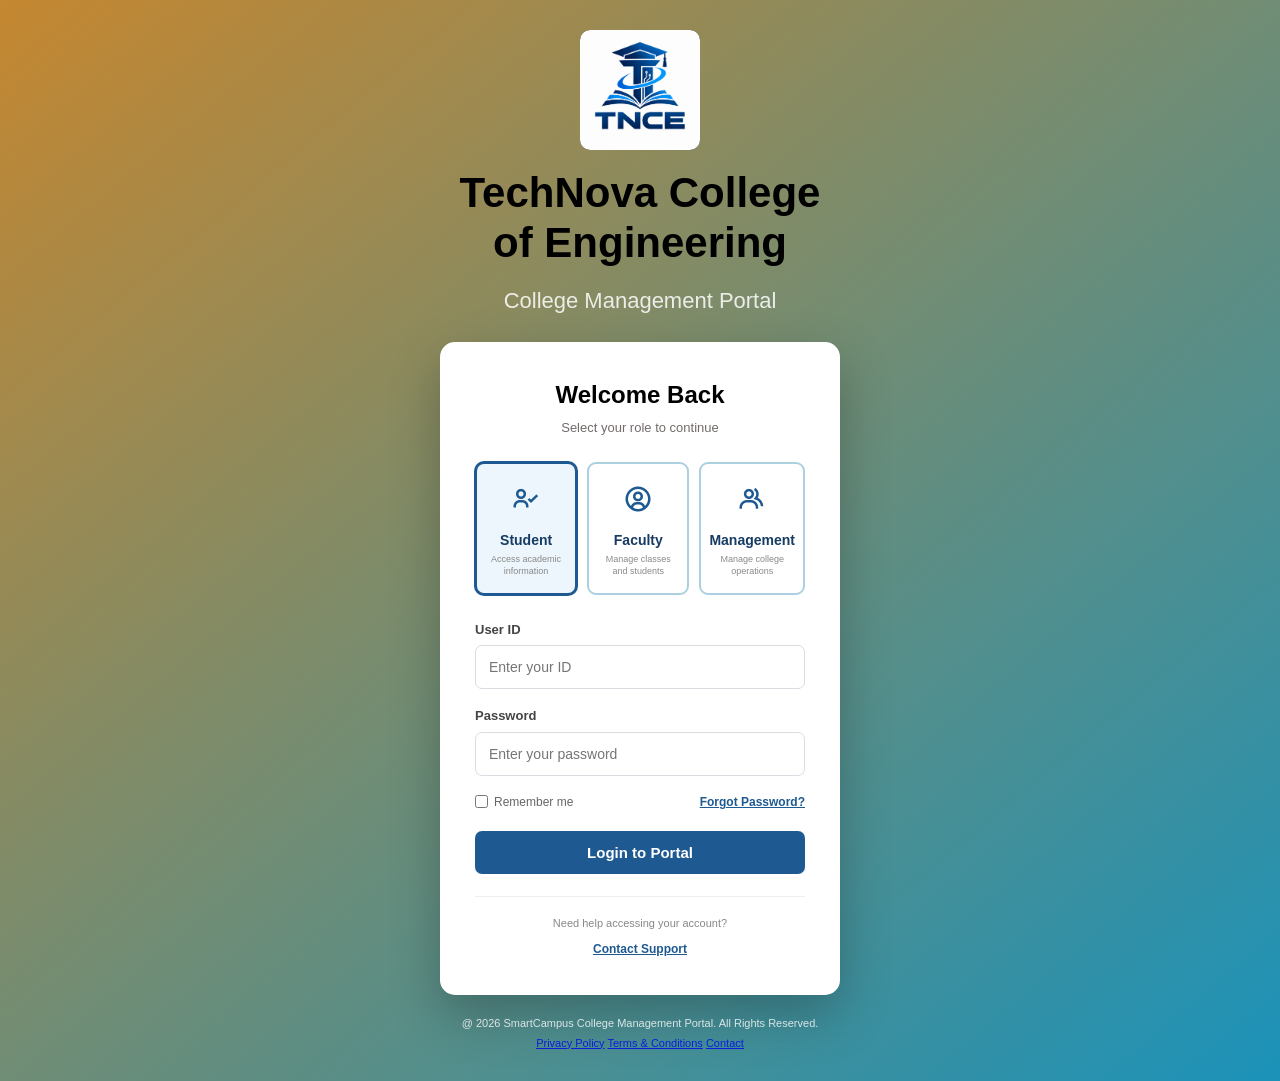
<file: index.html>
<!DOCTYPE html>
<html lang="en">
<head>
    <meta charset="UTF-8">
    <meta name="viewport"
        content="width=device-width, initial-scale=1.0">
    <title>TechNova College of Engineering- Login</title>
    <link href="https://unpkg.com/boxicons@2.1.4/css/boxicons.min.css"rel="stylesheet">
    <link rel="stylesheet"href="style.css">
</head>
<body class="login-page">
    <div class="login-container">
        <!-- BRANDING -->
        <div class="login-brand">
            <div class="small-logo">
            <img src="logo2.png" alt="TechNova College Logo">
            </div>
            <h1>TechNova College of Engineering</h1>
            <p>
                College Management Portal
            </p>
        </div>
        <!-- LOGIN CARD -->
        <div class="login-box">
            <h2>Welcome Back</h2>
            <p class="login-description">
                Select your role to continue
            </p>
            <!-- ROLE SELECTION -->
            <div class="role-selection">
                <!-- STUDENT -->
                <label class="role-card">
                    <input
                        type="radio"
                        name="role"
                        checked
                    >
                    <div class="role-content">
                        <div class="role-icon">
                        <i class="bx bx-user-check"></i>
                        </div>
                        <div>
                            <h3>Student</h3>
                            <p>
                                Access academic information
                            </p>
                        </div>
                    </div>
                </label>
                <!-- FACULTY -->
                    <label class="role-card">
                    <input
                        type="radio"
                        name="role"
                    >
                    <div class="role-content">
                        <div class="role-icon">
                        <i class="bx bx-user-circle"></i>
                        </div>
                        <div>
                            <h3>Faculty</h3>
                            <p>
                                Manage classes and students
                            </p>
                        </div>
                    </div>
                </label>
                <!-- MANAGEMENT -->
                <label class="role-card">
                    <input
                        type="radio"
                        name="role"
                    >
                    <div class="role-content">
                        <div class="role-icon">
                        <i class="bx bx-group"></i>
                        </div>
                        <div>
                            <h3>Management</h3>
                            <p>
                                Manage college operations
                            </p>
                        </div>
                    </div>
                </label>
            </div>
            <!-- LOGIN FORM -->
            <form action="dashboard.html">
                <label for="user-id">
                    User ID
                </label>
                <input
                    type="text"
                    id="user-id"
                    placeholder="Enter your ID"
                    required
                >
                <label for="password">
                    Password
                </label>
                <input
                    type="password"
                    id="password"
                    placeholder="Enter your password"
                    required
                >
                <div class="login-options">
                    <label class="remember-me">
                        <input
                        type="checkbox"
                        >
                        Remember me
                    </label>
                    <a href="#">
                        Forgot Password?
                    </a>
                </div>
                <button
                    type="submit"
                    class="login-button">
                    Login to Portal
                </button>
            </form>
            <div class="login-help">
                <p>
                    Need help accessing your account?
                </p>
                <a href="services.html">Contact Support</a>
            </div>
        </div><!-- FOOTER --> <footer class="login-footer"> 
        <p> @ 2026 SmartCampus College Management Portal. All Rights Reserved. </p> 
        <div> 
            <a href="#">Privacy Policy</a> 
            <a href="#">Terms & Conditions</a>
            <a href="services.html"> Contact </a>
            </div> 
            </footer>
    </div>
    
</body>
</html>
</file>
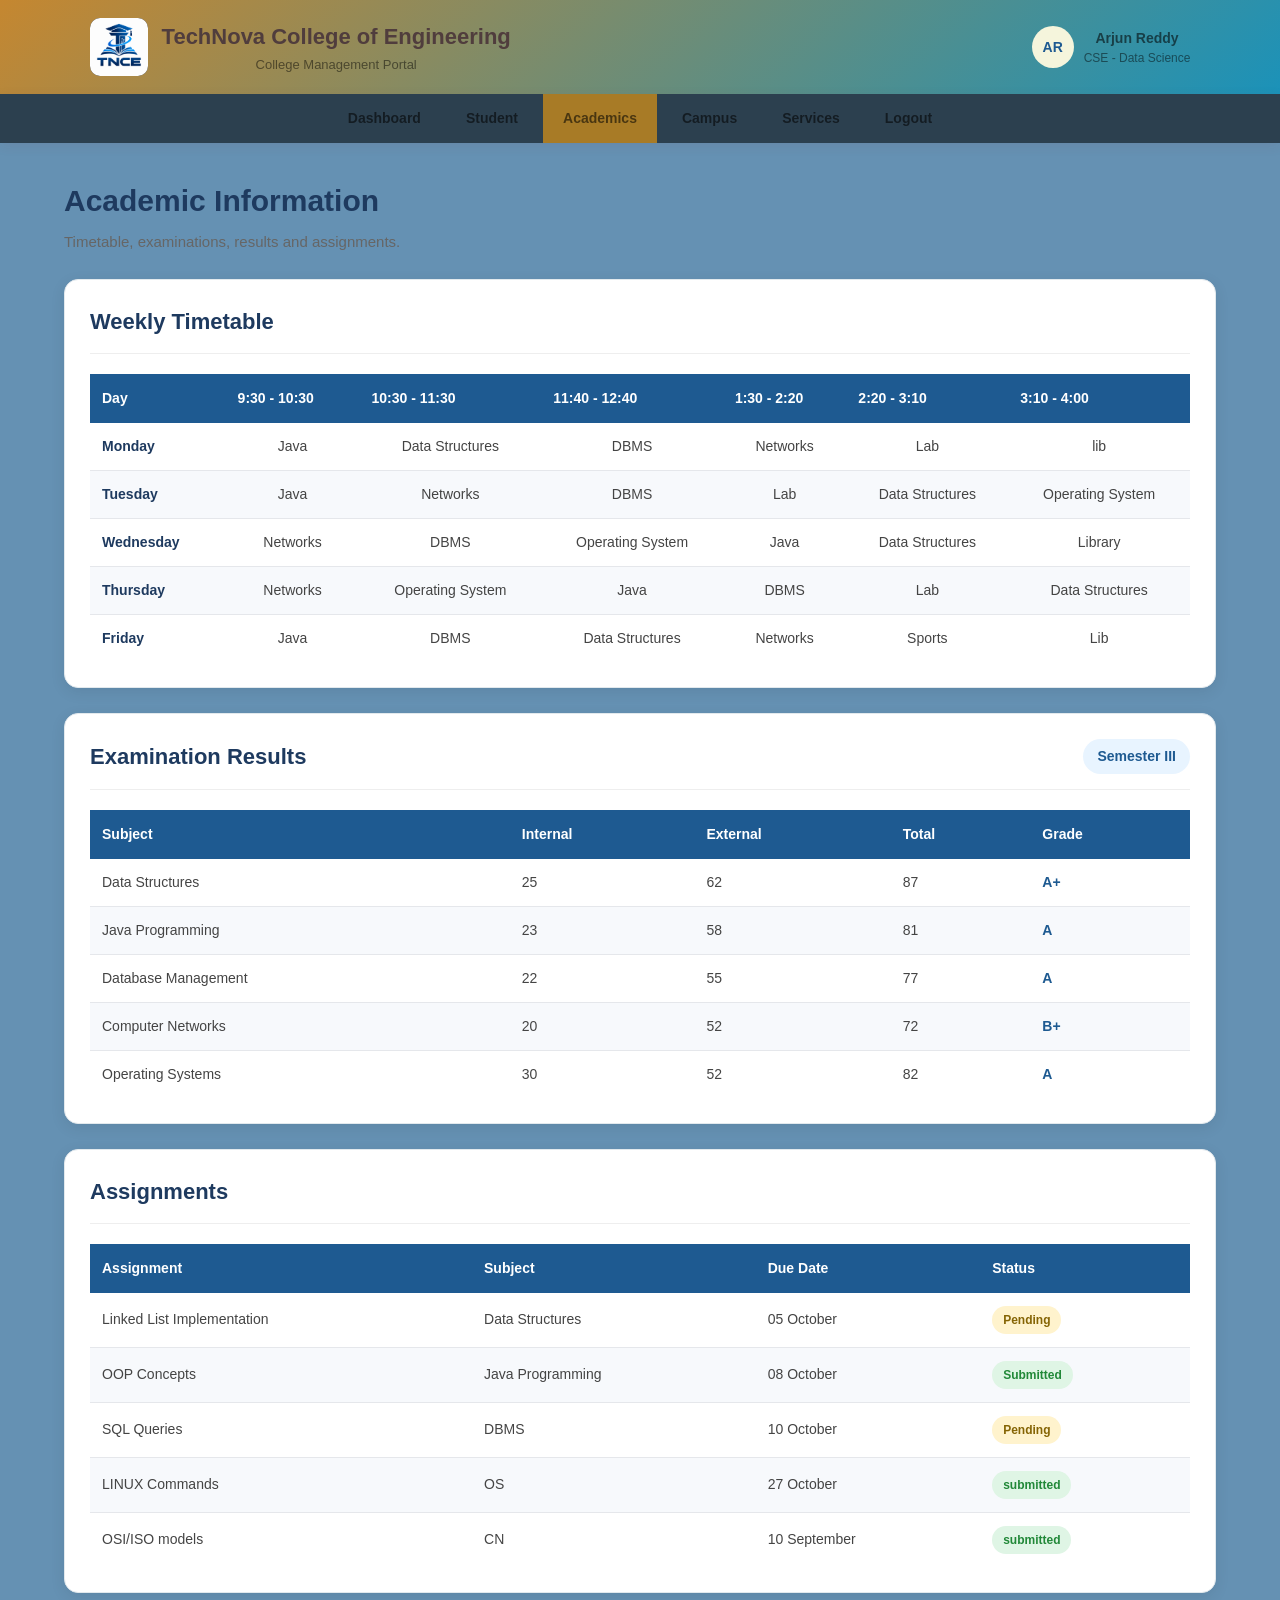
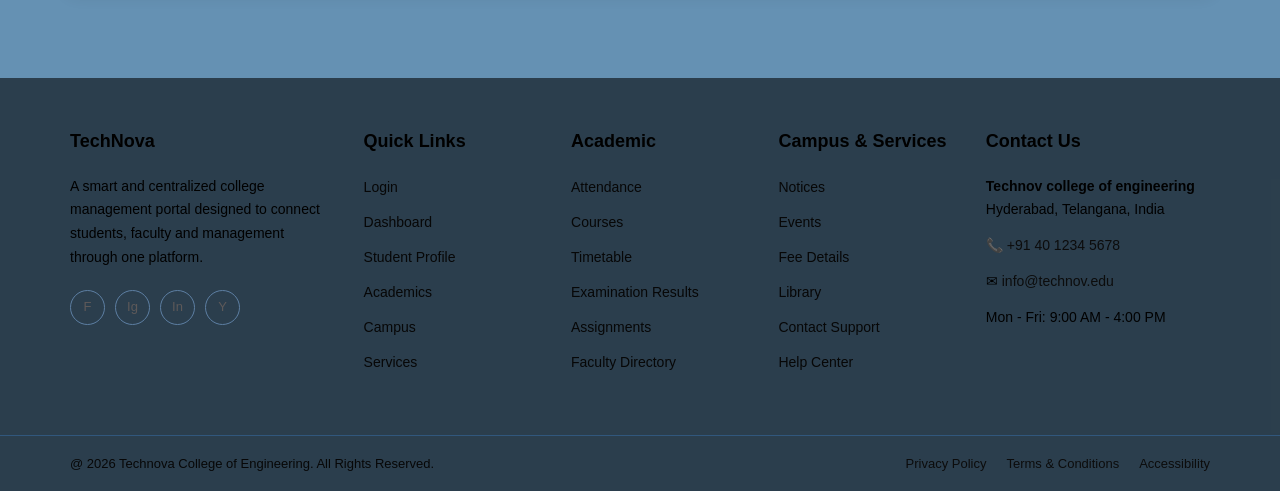
<file: academics.html>
<!DOCTYPE html>
<html lang="en">
<head>
    <meta charset="UTF-8">
    <meta name="viewport" content="width=device-width, initial-scale=1.0">
    <title>Academics - TechNova College of Engineering</title>
    <linkhref="https://cdn.boxicons.com/3.0.5/fonts/basic/boxicons.min.css"rel="stylesheet"/>
    <link rel="stylesheet" href="style.css">
</head>
<body class="academics-page">
<header class="top-header">
    <div class="brand">
        <div class="small-logo">
            <img src="logo2.png" alt="TechNova College Logo">
            </div>
        <div>
            <h1>TechNova College of Engineering</h1>
            <p>College Management Portal</p>
        </div>
    </div>
    <div class="student-mini">
        <div class="avatar">
            AR
        </div>
        <div>
            <strong>Arjun Reddy</strong>
            <span>CSE - Data Science</span>
        </div>
    </div>
</header>
<nav class="navbar">
    <a href="dashboard.html">Dashboard</a>
    <a href="student.html">Student</a>
    <a href="academics.html" class="active">Academics</a>
    <a href="campus.html">Campus</a>
    <a href="services.html">Services</a>
    <a href="index.html">Logout</a>
</nav>
<main class="main-container">
    <div class="page-title">
        <h2>Academic Information</h2>
        <p>
            Timetable, examinations, results and assignments.
        </p>
    </div>
    <!-- TIMETABLE -->
    <section class="content-card">
        <div class="section-heading">
            <h2>Weekly Timetable</h2>
        </div>
        <div class="table-container">
            <table>
                <thead>
                    <tr>
                        <th>Day</th>
                        <th>9:30 - 10:30</th>
                        <th>10:30 - 11:30</th>
                        <th>11:40 - 12:40</th>
                        <th>1:30 - 2:20</th>
                        <th>2:20 - 3:10</th>
                        <th>3:10 - 4:00</th>
                    </tr>
                </thead>
                <tbody>
                    <tr>
                        <td><strong>Monday</strong></td>
                        <td>Java</td>
                        <td>Data Structures</td>
                        <td>DBMS</td>
                        <td>Networks</td>
                        <td>Lab</td>
                        <td>lib</td>
                    </tr>
                    <tr>
                        <td><strong>Tuesday</strong></td>
                        <td>Java</td>
                        <td>Networks</td>
                        <td>DBMS</td>
                        <td>Lab</td>
                        <td>Data Structures</td>
                        <td>Operating System</td>
                    </tr>
                    <tr>
                        <td><strong>Wednesday</strong></td>
                        <td>Networks</td>
                        <td>DBMS</td>
                        <td>Operating System</td>
                        <td>Java</td>
                        <td>Data Structures</td>
                        <td>Library</td>
                    </tr>
                    <tr>
                        <td><strong>Thursday</strong></td>
                        <td>Networks</td>
                        <td>Operating System</td>
                        <td>Java</td>
                        <td>DBMS</td>
                        <td>Lab</td>
                        <td>Data Structures</td>
                    </tr>
                    <tr>
                        <td><strong>Friday</strong></td>
                        <td>Java</td>
                        <td>DBMS</td>
                        <td>Data Structures</td>
                        <td>Networks</td>
                        <td>Sports</td>
                        <td>Lib</td>
                    </tr>
                </tbody>
            </table>
        </div>
    </section>
    <!--RESULTS -->
    <section class="content-card">
        <div class="section-heading">
            <h2>Examination Results</h2>
            <span class="result-badge">
                Semester III
            </span>
        </div>
        <table>
            <thead>
                <tr>
                    <th>Subject</th>
                    <th>Internal</th>
                    <th>External</th>
                    <th>Total</th>
                    <th>Grade</th>
                </tr>
            </thead>
            <tbody>
                <tr>
                    <td>Data Structures</td>
                    <td>25</td>
                    <td>62</td>
                    <td>87</td>
                    <td>A+</td>
                </tr>
                <tr>
                    <td>Java Programming</td>
                    <td>23</td>
                    <td>58</td>
                    <td>81</td>
                    <td>A</td>
                </tr>
                <tr>
                    <td>Database Management</td>
                    <td>22</td>
                    <td>55</td>
                    <td>77</td>
                    <td>A</td>
                </tr>
                <tr>
                    <td>Computer Networks</td>
                    <td>20</td>
                    <td>52</td>
                    <td>72</td>
                    <td>B+</td>
                </tr>
                <tr>
                    <td>Operating Systems</td>
                    <td>30</td>
                    <td>52</td>
                    <td>82</td>
                    <td>A</td>
                </tr>
            </tbody>
        </table>
    </section>
    <!-- ASSIGNMENTS -->
    <section class="content-card">
        <div class="section-heading">
            <h2>Assignments</h2>
        </div>
        <table>
            <thead>
                <tr>
                    <th>Assignment</th>
                    <th>Subject</th>
                    <th>Due Date</th>
                    <th>Status</th>
                </tr>
            </thead>
            <tbody>
                <tr>
                    <td>
                        Linked List Implementation
                    </td>
                    <td>
                        Data Structures
                    </td>
                    <td>
                        05 October
                    </td>
                    <td>
                        <span class="pending">
                            Pending
                        </span>
                    </td>
                </tr>
                <tr>
                    <td>
                        OOP Concepts
                    </td>
                    <td>
                        Java Programming
                    </td>
                    <td>
                        08 October
                    </td>
                    <td>
                        <span class="submitted">
                            Submitted
                        </span>
                    </td>
                </tr>
                <tr>
                    <td>
                        SQL Queries
                    </td>
                    <td>
                        DBMS
                    </td>
                    <td>
                        10 October
                    </td>
                    <td>
                        <span class="pending">
                            Pending
                        </span>
                    </td>
                </tr>
                <tr>
                    <td>
                        LINUX Commands
                    </td>
                    <td>
                        OS
                    </td>
                    <td>
                        27 October
                    </td>
                    <td>
                        <span class="submitted">
                            submitted
                        </span>
                    </td>
                </tr>
                <tr>
                    <td>
                        OSI/ISO models
                    </td>
                    <td>
                        CN
                    </td>
                    <td>
                        10 September
                    </td>
                    <td>
                        <span class="submitted">
                            submitted
                        </span>
                    </td>
                </tr>
            </tbody>
        </table>
    </section>
</main>
    <!-- FOOTER -->
    <footer class="site-footer">
    <div class="footer-container">
        <!-- ABOUT COLLEGE -->
        <div class="footer-column">
    <h3>TechNova</h3>
        <p>
            A smart and centralized college management portal designed to
            connect students, faculty and management through one platform.
        </p>
        <div class="footer-social">
            <a href="#" aria-label="Facebook">F</a>
            <a href="#" aria-label="Instagram"> Ig</a>
            <a href="#" aria-label="LinkedIn">In</a>
            <a href="#" aria-label="YouTube">Y</a>
        </div>
        </div>
        <!-- QUICK LINKS -->
        <div class="footer-column">
        <h3>Quick Links</h3>
        <ul>
            <li><a href="index.html">Login</a></li>
            <li><a href="dashboard.html">Dashboard</a></li>
            <li><a href="student.html">Student Profile</a></li>
            <li><a href="academics.html">Academics</a></li>
            <li><a href="campus.html">Campus</a></li>
            <li><a href="services.html">Services</a></li>
        </ul>
        </div>
        <!-- ACADEMIC LINKS -->
        <div class="footer-column">
        <h3>Academic</h3>
        <ul>
            <li><a href="student.html">Attendance</a></li>
            <li><a href="student.html">Courses</a></li>
            <li><a href="academics.html">Timetable</a></li>
            <li><a href="academics.html">Examination Results</a></li>
            <li><a href="academics.html">Assignments</a></li>
            <li><a href="campus.html">Faculty Directory</a></li>
        </ul>
        </div>
        <!-- CAMPUS & SERVICES -->
        <div class="footer-column">
        <h3>Campus & Services</h3>
        <ul>
            <li><a href="campus.html">Notices</a></li>
            <li><a href="campus.html">Events</a></li>
            <li><a href="services.html">Fee Details</a></li>
            <li><a href="services.html">Library</a></li>
            <li><a href="services.html">Contact Support</a></li>
            <li><a href="#">Help Center</a></li>
        </ul>
        </div>
        <!-- CONTACT INFORMATION -->
        <div class="footer-column">
        <h3>Contact Us</h3>
        <p>
            <strong>Technov college of engineering</strong><br />
            Hyderabad, Telangana, India
        </p>
        <p>📞 <a href="tel:+914012345678">+91 40 1234 5678</a></p>
        <p>✉ <a href="mailto:info@technov.edu"> info@technov.edu </a></p>
        <p>Mon - Fri: 9:00 AM - 4:00 PM</p>
        </div>
    </div>
    <!-- FOOTER BOTTOM -->
    <div class="footer-bottom">
        <div class="footer-bottom-container">
        <p>
            @ 2026 Technova College of Engineering. All Rights Reserved.
        </p>
        <div class="footer-bottom-links">
            <a href="#">Privacy Policy</a>
            <a href="#">Terms & Conditions</a>
            <a href="#">Accessibility</a>
        </div>
        </div>
    </div>
    </footer>
</body>
</html>
</file>
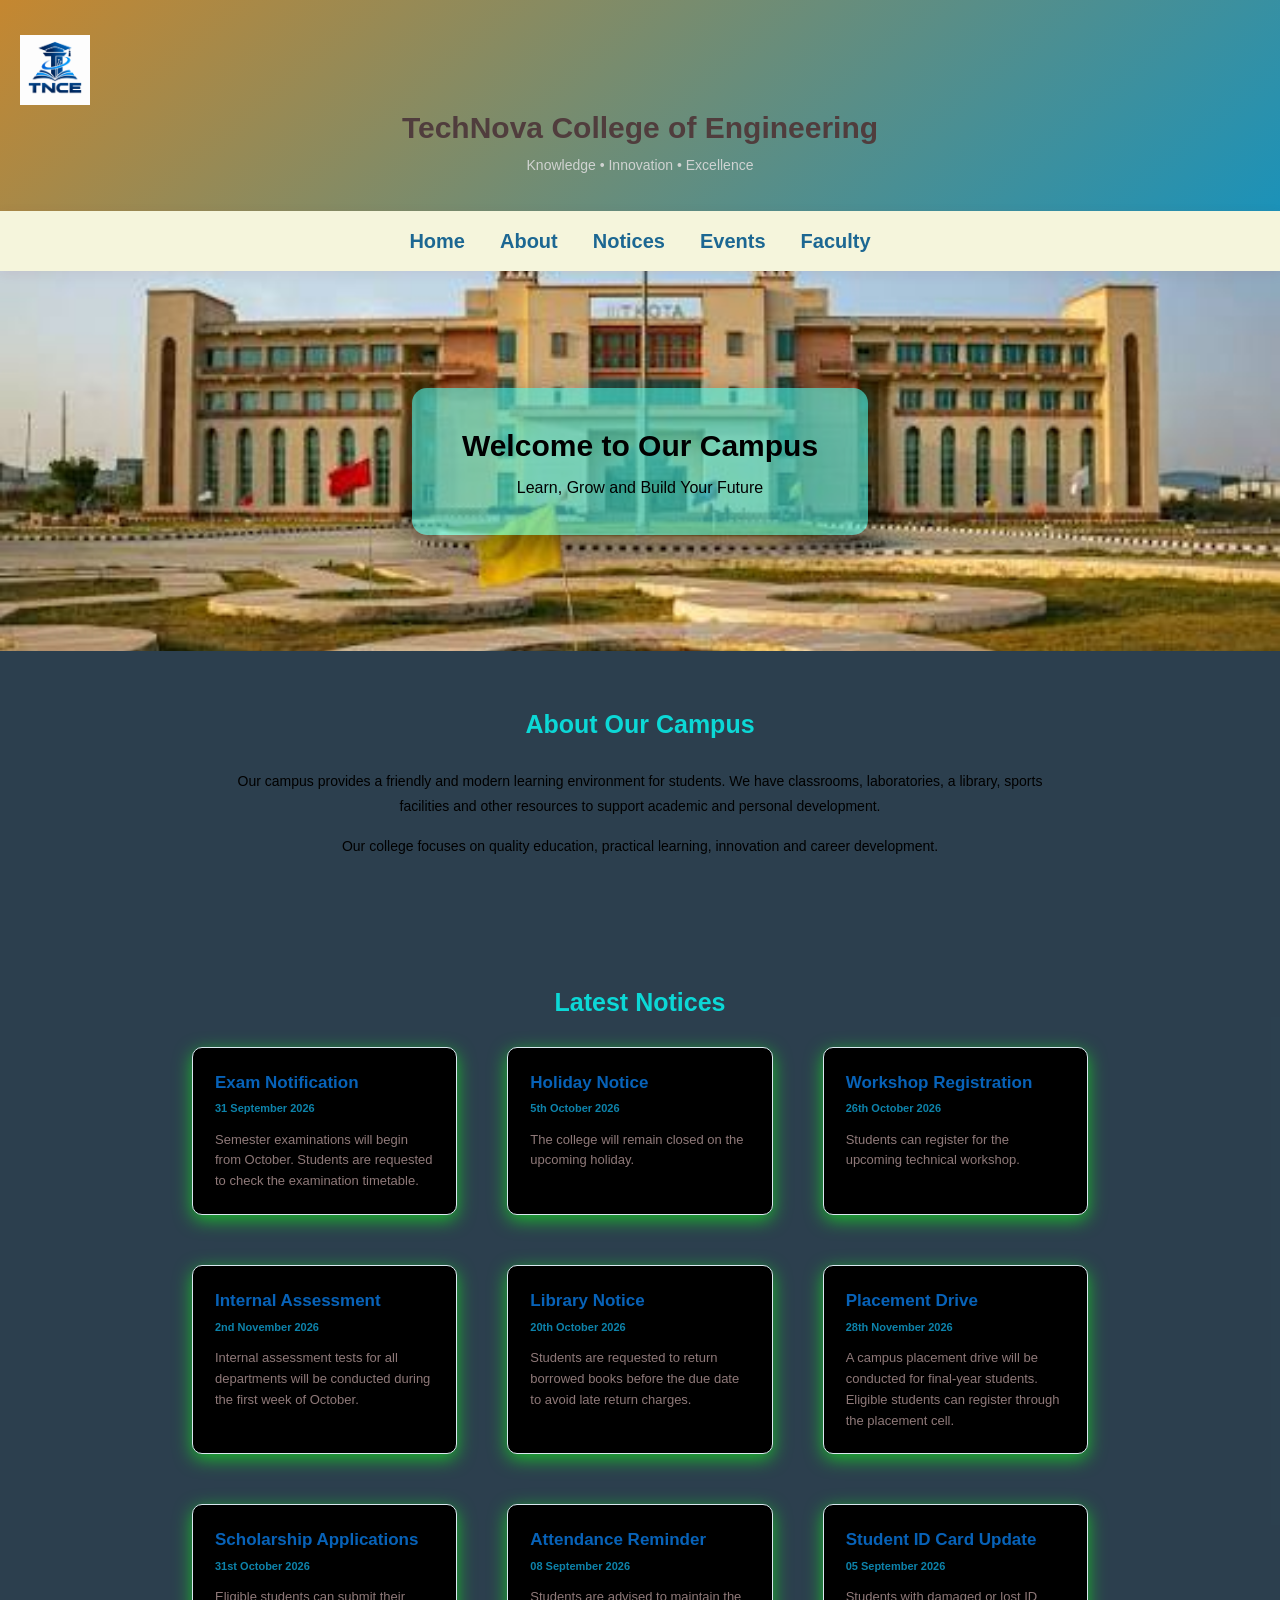
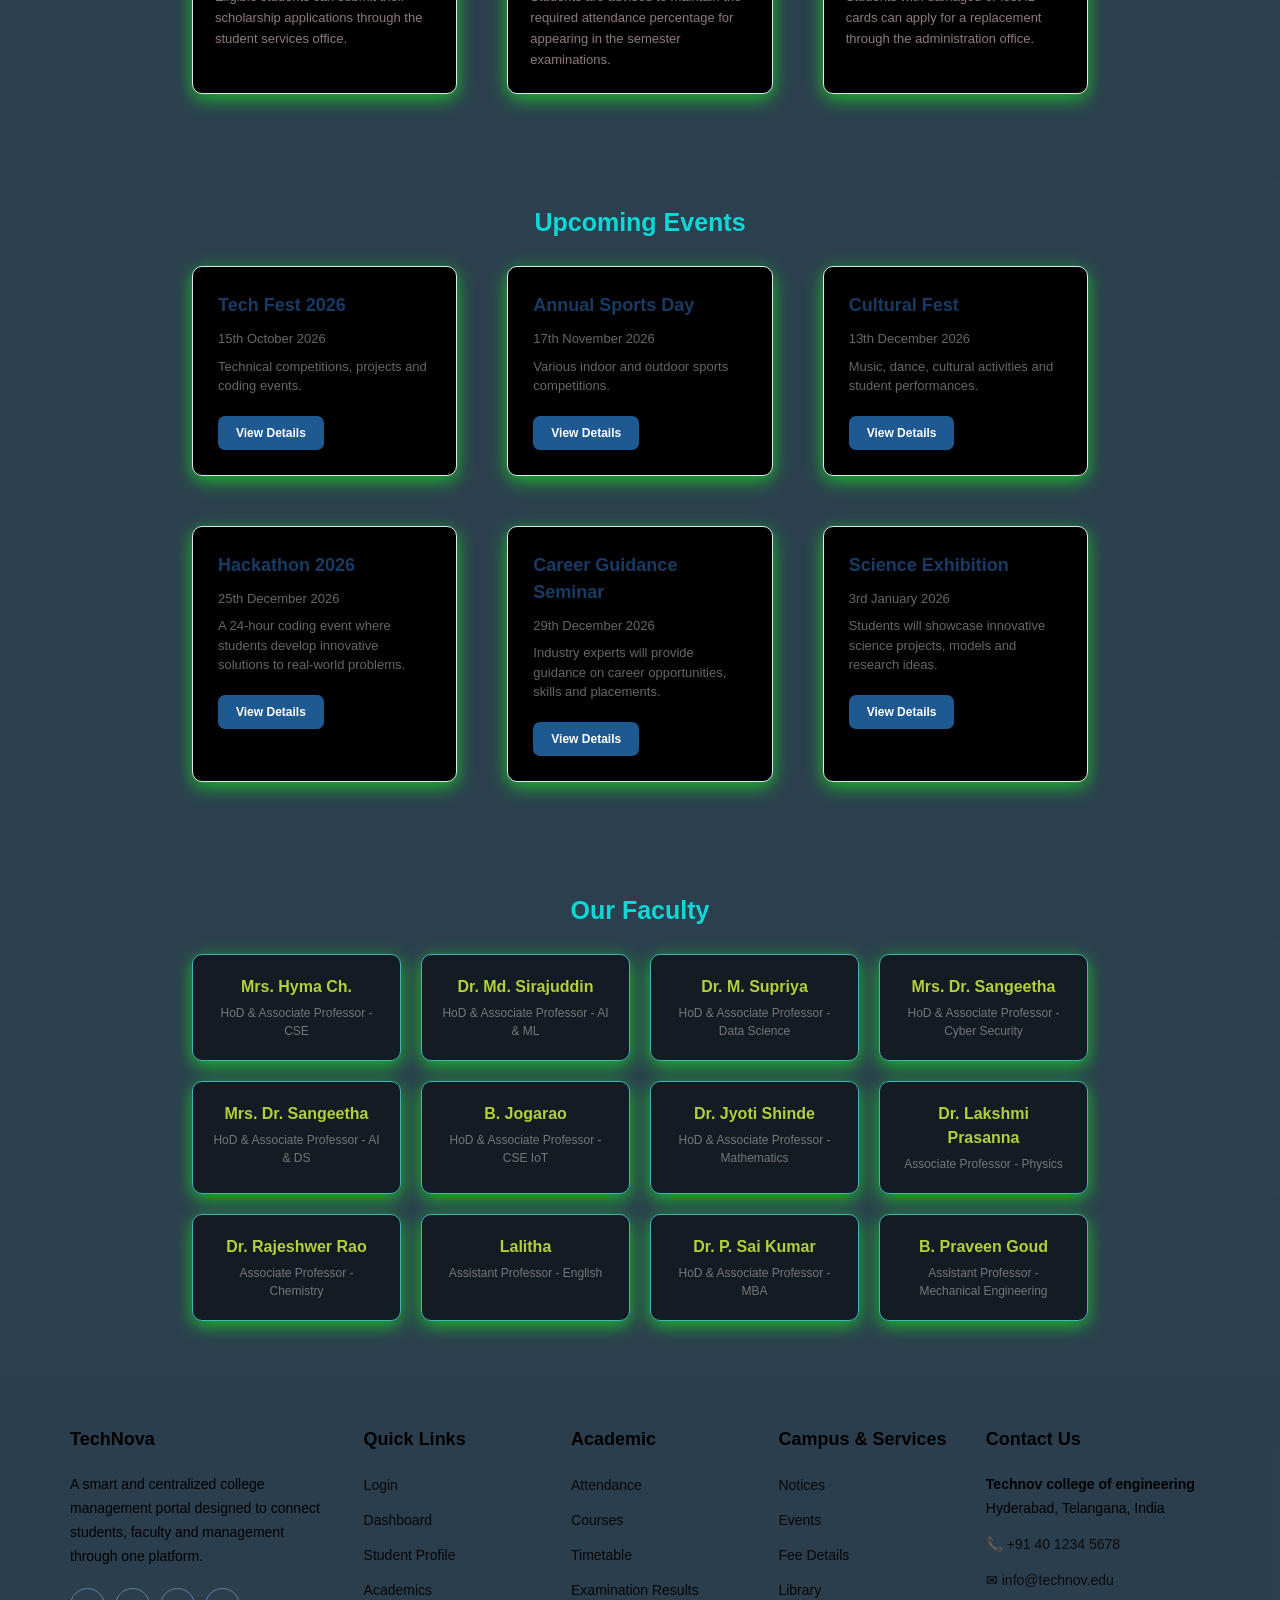
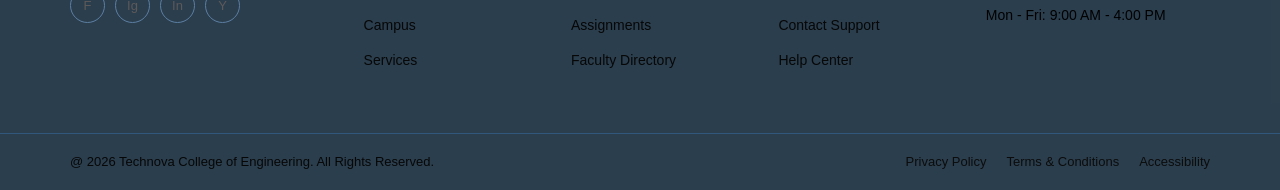
<file: campus.html>
<!DOCTYPE html>
<html lang="en">
<head>
    <meta charset="UTF-8">
    <meta name="viewport" content="width=device-width, initial-scale=1.0">
    <title>Campus - TechNova College of Engineering</title>
    <link href='https://cdn.boxicons.com/3.0.5/fonts/basic/boxicons.min.css' rel='stylesheet'>
    <link rel="stylesheet"href="style.css">
</head>
<body>
    <!-- Header -->
    <header>
        <div class="campus-logo">
            <img src="logo2.png" alt="TechNova College Logo">
            </div>
        <h1>TechNova College of Engineering</h1>
        <p>Knowledge • Innovation • Excellence</p>
    </header>
    <!-- Navigation -->
    <nav>
        <a href="#home">Home</a>
        <a href="#about">About</a>
        <a href="#notices">Notices</a>
        <a href="#events">Events</a>
        <a href="#faculty">Faculty</a>
    </nav>
    <!-- Hero -->
    <section class="hero" id="home">
        <div>
            <h2>Welcome to Our Campus</h2>
            <p>Learn, Grow and Build Your Future</p>
        </div>
    </section>
    <!-- About Campus -->
    <section class="about" id="about">
        <h2>About Our Campus</h2>
        <p>
            Our campus provides a friendly and modern learning environment
            for students. We have classrooms, laboratories, a library,
            sports facilities and other resources to support academic
            and personal development.
        </p>
        <p>
            Our college focuses on quality education, practical learning,
            innovation and career development.
        </p>
    </section>
    <!-- Notices -->
    <section id="notices">
        <h2>Latest Notices</h2>
        <div class="notice-container">
            <div class="notice">
                <h3>Exam Notification</h3>
                <p class="date">31 September 2026</p>
                <p>
                    Semester examinations will begin from October.
                    Students are requested to check the examination timetable.
                </p>
            </div>
            <div class="notice">
                <h3>Holiday Notice</h3>
                <p class="date">5th October 2026</p>
                <p>
                    The college will remain closed on the upcoming holiday.
                </p>
            </div>
            <div class="notice">
                <h3>Workshop Registration</h3>
                <p class="date">26th October 2026</p>
                <p>
                    Students can register for the upcoming technical workshop.
                </p>
            </div>
            <div class="notice">
            <h3>Internal Assessment</h3>
            <p class="date">2nd November 2026</p>
            <p>
                Internal assessment tests for all departments will be
                conducted during the first week of October.
            </p>
        </div>
        <div class="notice">
            <h3>Library Notice</h3>
            <p class="date">20th October 2026</p>
            <p>
                Students are requested to return borrowed books before
                the due date to avoid late return charges.
            </p>
        </div>
        <div class="notice">
            <h3>Placement Drive</h3>
            <p class="date">28th November 2026</p>
            <p>
                A campus placement drive will be conducted for final-year
                students. Eligible students can register through the placement cell.
            </p>
        </div>
        <div class="notice">
            <h3>Scholarship Applications</h3>
                <p class="date">31st October 2026</p>
                <p>
        Eligible students can submit their scholarship applications
        through the student services office.
                </p>
        </div>
        <div class="notice">
        <h3>Attendance Reminder</h3>
            <p class="date">08 September 2026</p>
            <p>
        Students are advised to maintain the required attendance
        percentage for appearing in the semester examinations.
        </p>
        </div>
        <div class="notice">
        <h3>Student ID Card Update</h3>
        <p class="date">05 September 2026</p>
        <p>
        Students with damaged or lost ID cards can apply for a
        replacement through the administration office.
        </p>
        </div>
        </div>
    </section>
    <!-- Events -->
    <section class="events" id="events">
        <h2>Upcoming Events</h2>
        <div class="event-container">
            <div class="event">
                <h3>Tech Fest 2026</h3>
                <p><i class="bx bx-calendar-alt"></i>
                    15th October 2026</p>
                <p>Technical competitions, projects and coding events.</p>
                <button>View Details</button>
            </div>
            <div class="event">
                <h3>Annual Sports Day</h3>
                <p><i class="bx bx-calendar-alt"></i>
                    17th November 2026</p>
                <p>Various indoor and outdoor sports competitions.</p>
                <button>View Details</button>
            </div>
            <div class="event">
                <h3>Cultural Fest</h3>
                <p><i class="bx bx-calendar-alt"></i>
                    13th December 2026</p>
                <p>Music, dance, cultural activities and student performances.</p>
                <button>View Details</button>
            </div>
            <div class="event">
            <h3>Hackathon 2026</h3>
            <p><i class="bx bx-calendar-alt"></i>
                25th December 2026</p>
            <p>
                A 24-hour coding event where students
                develop innovative solutions to real-world problems.
            </p>
            <button>View Details</button>
        </div>
        <div class="event">
            <h3>Career Guidance Seminar</h3>
            <p><i class="bx bx-calendar-alt"></i>
                29th December 2026</p>
            <p>
                Industry experts will provide guidance on
                career opportunities, skills and placements.
            </p>
            <button>View Details</button>
        </div>
        <div class="event">
            <h3>Science Exhibition</h3>
            <p><i class="bx bx-calendar-alt"></i>
                3rd January 2026</p>
            <p>
                Students will showcase innovative science
                projects, models and research ideas.
            </p>
            <button>View Details</button>
        </div>
        </div>
    </section>
    <!-- Faculty -->
<!-- Faculty -->
<section id="faculty">
    <h2>Our Faculty</h2>
    <div class="faculty-container">
        <!-- Computer Science & Engineering -->
        <div class="faculty">
            <h3>Mrs. Hyma Ch.</h3>
            <p>HoD & Associate Professor - CSE</p>
        </div>
        <!-- CSE Artificial Intelligence & Machine Learning -->
        <div class="faculty">
            <h3>Dr. Md. Sirajuddin</h3>
            <p>HoD & Associate Professor - AI & ML</p>
        </div>
        <!-- CSE Data Science -->
        <div class="faculty">
            <h3>Dr. M. Supriya</h3>
            <p>HoD & Associate Professor - Data Science</p>
        </div>
        <!-- Cyber Security -->
        <div class="faculty">
            <h3>Mrs. Dr. Sangeetha</h3>
            <p>HoD & Associate Professor - Cyber Security</p>
        </div>
        <!-- AI & Data Science -->
        <div class="faculty">
            <h3>Mrs. Dr. Sangeetha</h3>
            <p>HoD & Associate Professor - AI & DS</p>
        </div>
        <!-- CSE IoT -->
        <div class="faculty">
            <h3>B. Jogarao</h3>
            <p>HoD & Associate Professor - CSE IoT</p>
        </div>
        <!-- Mathematics -->
        <div class="faculty">
            <h3>Dr. Jyoti Shinde</h3>
            <p>HoD & Associate Professor - Mathematics</p>
        </div>
        <!-- Physics -->
        <div class="faculty">
            <h3>Dr. Lakshmi Prasanna</h3>
            <p>Associate Professor - Physics</p>
        </div>
        <!-- Chemistry -->
        <div class="faculty">
            <h3>Dr. Rajeshwer Rao</h3>
            <p>Associate Professor - Chemistry</p>
        </div>
        <!-- English -->
        <div class="faculty">
            <h3>Lalitha</h3>
            <p>Assistant Professor - English</p>
        </div>
        <!-- MBA -->
        <div class="faculty">
            <h3>Dr. P. Sai Kumar</h3>
            <p>HoD & Associate Professor - MBA</p>
        </div>
        <!-- Mechanical Engineering -->
        <div class="faculty">
            <h3>B. Praveen Goud</h3>
            <p>Assistant Professor - Mechanical Engineering</p>
        </div>
    </div>
</section>
<!-- FOOTER -->
<footer class="site-footer">
    <div class="footer-container">
        <!-- ABOUT COLLEGE -->
        <div class="footer-column">
            <h3>TechNova</h3>
            <p>
                A smart and centralized college management portal
                designed to connect students, faculty and management
                through one platform.
            </p>
            <div class="footer-social">
                <a href="#" aria-label="Facebook">F</a>
                <a href="#" aria-label="Instagram"> Ig</a>
                <a href="#" aria-label="LinkedIn">In</a>
                <a href="#" aria-label="YouTube">Y</a>
</div>
        </div>
        <!-- QUICK LINKS -->
        <div class="footer-column">
            <h3>Quick Links</h3>
            <ul>
                <li><a href="index.html">Login</a></li>
                <li><a href="dashboard.html">Dashboard</a></li>
                <li><a href="student.html">Student Profile</a></li>
                <li><a href="academics.html">Academics</a></li>
                <li><a href="campus.html">Campus</a></li>
                <li><a href="services.html">Services</a></li>
            </ul>
        </div>
        <!-- ACADEMIC LINKS -->
        <div class="footer-column">
        <h3>Academic</h3>
        <ul>
            <li><a href="student.html">Attendance</a></li>
            <li><a href="student.html">Courses</a></li>
            <li><a href="academics.html">Timetable</a></li>
            <li><a href="academics.html">Examination Results</a></li>
            <li><a href="academics.html">Assignments</a></li>
            <li><a href="campus.html">Faculty Directory</a></li>
        </ul>
        </div>
        <!-- CAMPUS & SERVICES -->
        <div class="footer-column">
        <h3>Campus & Services</h3>
        <ul>
            <li><a href="campus.html">Notices</a></li>
            <li><a href="campus.html">Events</a></li>
            <li><a href="services.html">Fee Details</a></li>
            <li><a href="services.html">Library</a></li>
            <li><a href="services.html">Contact Support</a></li>
            <li><a href="#">Help Center</a></li>
        </ul>
        </div>
        <!-- CONTACT INFORMATION -->
        <div class="footer-column">
            <h3>Contact Us</h3>
        <p>
                <strong>Technov college of engineering</strong><br>
                Hyderabad, Telangana, India
            </p>
            <p>
                📞 <a href="tel:+914012345678">+91 40 1234 5678</a>
            </p>
            <p>
                ✉ <a href="mailto:info@technov.edu">
                    info@technov.edu
                </a>
            </p>
            <p>
                Mon - Fri: 9:00 AM - 4:00 PM
            </p>
        </div>
    </div>
    <!-- FOOTER BOTTOM -->
    <div class="footer-bottom">
        <div class="footer-bottom-container">
            <p>
                @ 2026 Technova College of Engineering. All Rights Reserved.
            </p>
            <div class="footer-bottom-links">
                <a href="#">Privacy Policy</a>
                <a href="#">Terms & Conditions</a>
                <a href="#">Accessibility</a>
            </div>
        </div>
    </div>
</footer>
</body>
</html>
</file>
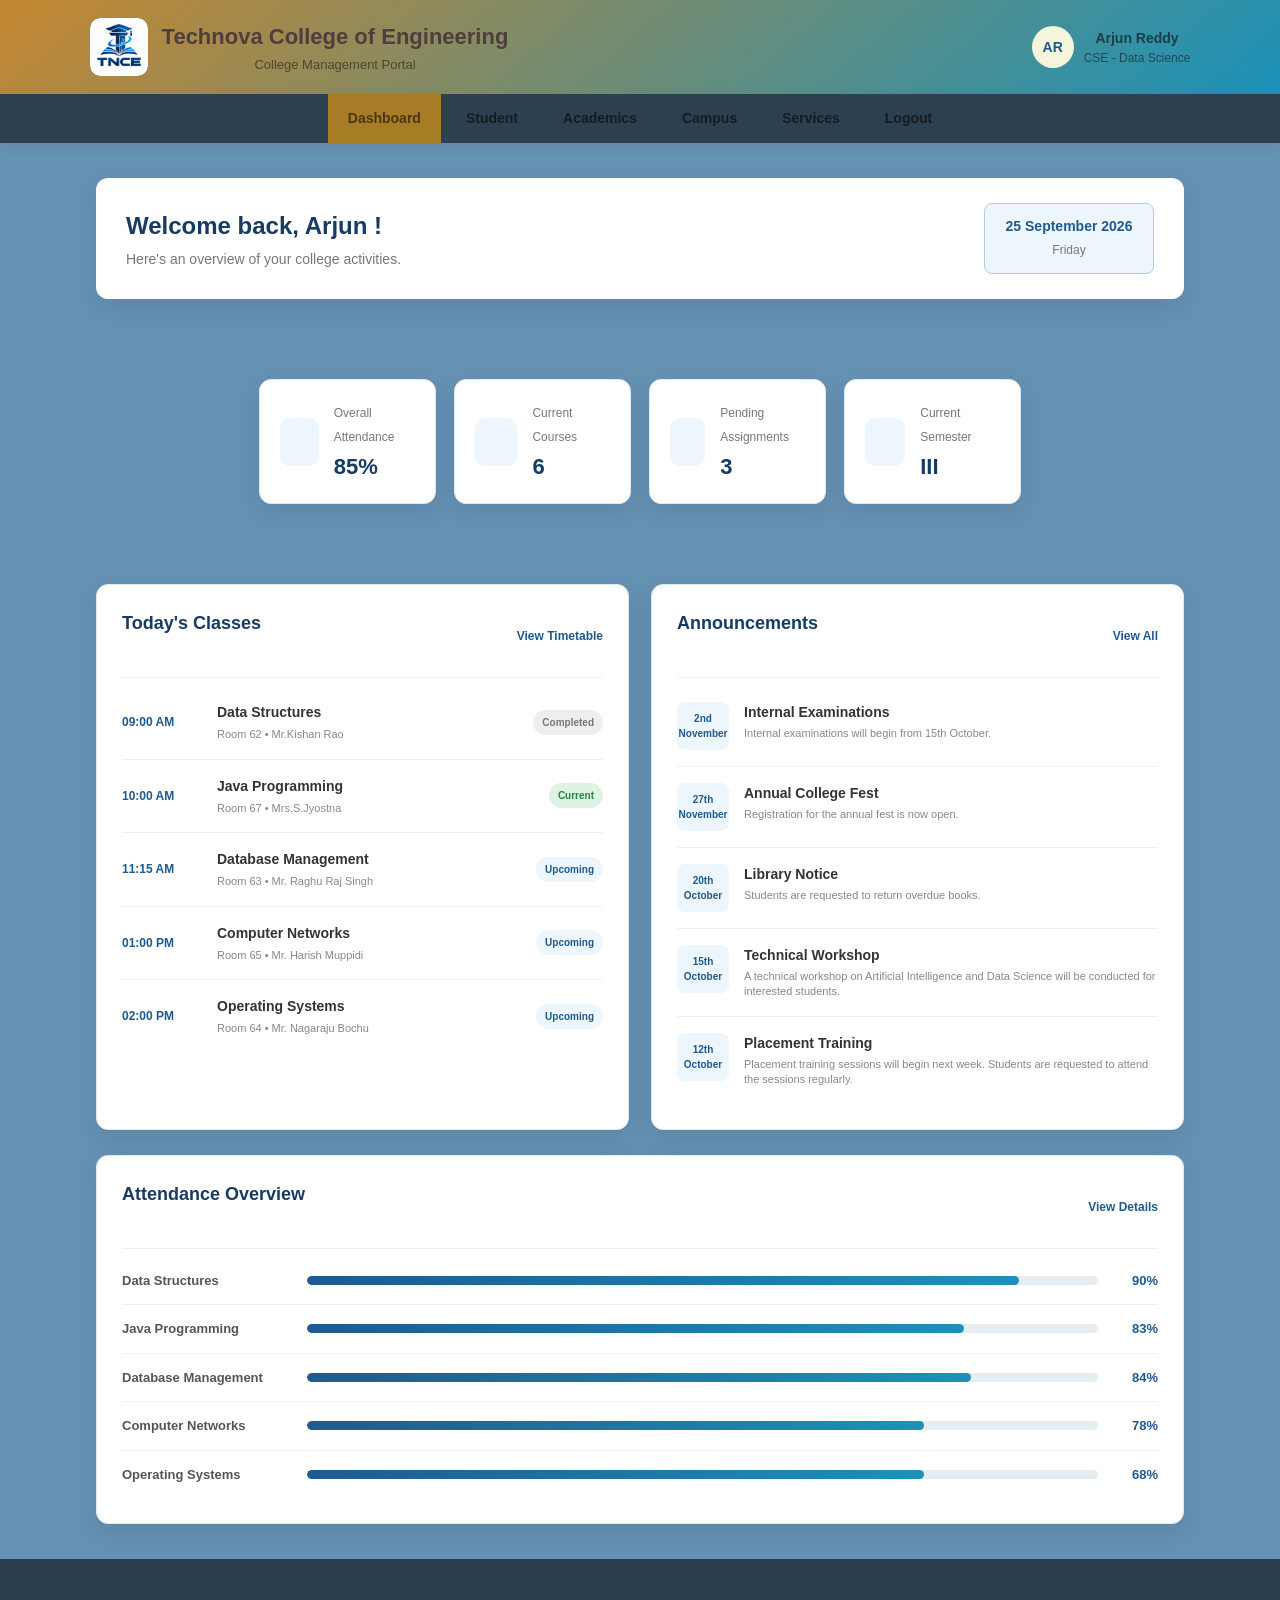
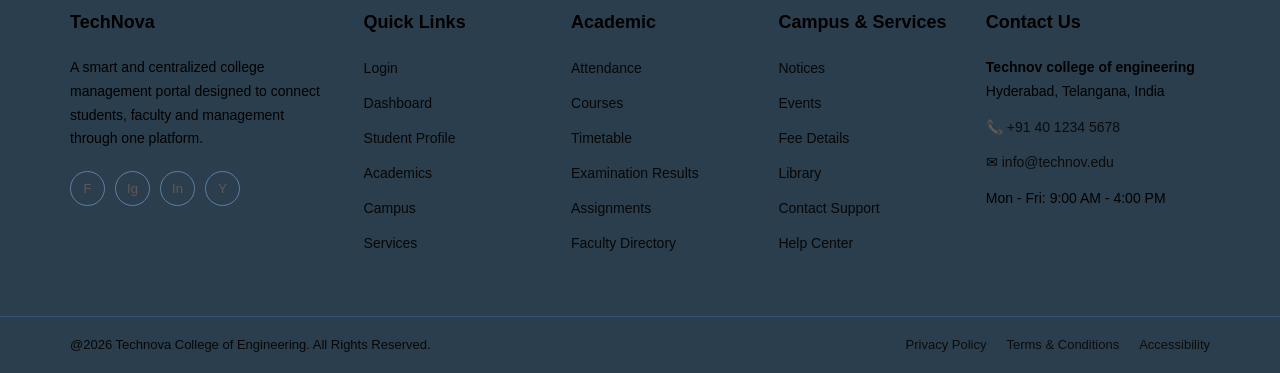
<file: dashboard.html>
<!doctype html>
<html lang="en">
<head>
    <meta charset="UTF-8" />
    <meta name="viewport" content="width=device-width, initial-scale=1.0" />
    <title>Dashboard - TechNova College of Engineering</title>
    <link
    href="https://cdn.boxicons.com/3.0.5/fonts/basic/boxicons.min.css"
    rel="stylesheet"
    />
    <link rel="stylesheet" href="style.css" />
</head>
<body>
    <!-- HEADER -->
    <header class="top-header">
    <div class="brand">
        <div class="small-logo">
            <img src="logo2.png" alt="TechNova College Logo">
            </div>
        <div>
        <h1>Technova College of Engineering</h1>
        <p>College Management Portal</p>
        </div>
    </div>
    <div class="student-mini">
        <div class="avatar">AR</div>
        <div>
                    <strong>Arjun Reddy</strong>
        <span>CSE - Data Science</span>
        </div>
    </div>
    </header>
    <!-- NAVIGATION -->
    <nav class="navbar">
    <a href="dashboard.html" class="active">Dashboard</a>
    <a href="student.html">Student </a>
    <a href="academics.html">Academics</a>
    <a href="campus.html">Campus</a>
    <a href="services.html">Services</a>
    <a href="index.html">Logout</a>
    </nav>
    <!-- MAIN CONTENT -->
    <main class="main-container">
    <div class="welcome-section">
        <div>
        <h2>Welcome back, Arjun !</h2>
        <p>Here's an overview of your college activities.</p>
        </div>
        <div class="date-box">
        <strong>25 September 2026</strong>
        <span>Friday</span>
        </div>
    </div>
    <!-- STATISTICS -->
    <section class="stats-grid">
        <div class="stat-card">
        <div class="stat-icon">
            <i class="bx bx-bar-chart-big"></i>
        </div>
        <div>
            <span>Overall Attendance</span>
            <h3>85%</h3>
        </div>
        </div>
        <div class="stat-card">
        <div class="stat-icon">
            <i class="bx bx-book"></i>
        </div>
        <div>
            <span>Current Courses</span>
            <h3>6</h3>
        </div>
        </div>
        <div class="stat-card">
        <div class="stat-icon">
            <i class="bx bx-pen-alt"></i>
        </div>
        <div>
            <span>Pending Assignments</span>
            <h3>3</h3>
        </div>
        </div>
        <div class="stat-card">
        <div class="stat-icon">
            <i class="bx bx-education"></i>
        </div>
        <div>
            <span>Current Semester</span>
            <h3>III</h3>
        </div>
        </div>
    </section>
    <!-- MAIN GRID -->
    <div class="content-grid">
        <!-- TODAY'S CLASSES -->
        <section class="content-card">
        <div class="section-heading">
            <h2>Today's Classes</h2>
            <a href="academics.html"> View Timetable </a>
        </div>
        <div class="class-item">
            <div class="time">09:00 AM</div>
            <div>
            <h3>Data Structures</h3>
            <p>Room 62 • Mr.Kishan Rao</p>
            </div>
            <span class="class-status"> Completed </span>
        </div>
        <div class="class-item">
            <div class="time">10:00 AM</div>
            <div>
            <h3>Java Programming</h3>
            <p>Room 67 • Mrs.S.Jyostna</p>
            </div>
            <span class="class-status current"> Current </span>
        </div>
        <div class="class-item">
            <div class="time">11:15 AM</div>
            <div>
            <h3>Database Management</h3>
            <p>Room 63 • Mr. Raghu Raj Singh</p>
            </div>
            <span class="class-status upcoming"> Upcoming </span>
        </div>
        <div class="class-item">
            <div class="time">01:00 PM</div>
            <div>
            <h3>Computer Networks</h3>
            <p>Room 65 • Mr. Harish Muppidi</p>
            </div>
            <span class="class-status upcoming"> Upcoming</span>
        </div>
        <div class="class-item">
            <div class="time">02:00 PM</div>
            <div>
            <h3>Operating Systems</h3>
            <p>Room 64 • Mr. Nagaraju Bochu</p>
            </div>
            <span class="class-status upcoming"> Upcoming </span>
        </div>
        </section>
        <!-- ANNOUNCEMENTS -->
        <section class="content-card">
        <div class="section-heading">
            <h2>Announcements</h2>
            <a href="campus.html"> View All </a>
        </div>
        <div class="announcement">
            <span class="announcement-date"> 2nd November </span>
            <div>
            <h3>Internal Examinations</h3>
            <p>Internal examinations will begin from 15th October.</p>
            </div>
        </div>
        <div class="announcement">
            <span class="announcement-date"> 27th  November</span>
            <div>
            <h3>Annual College Fest</h3>
            <p>Registration for the annual fest is now open.</p>
        </div>
        </div>
        <div class="announcement">
            <span class="announcement-date"> 20th October </span>
            <div>
            <h3>Library Notice</h3>
            <p>Students are requested to return overdue books.</p>
            </div>
        </div>
    <div class="announcement">
        <span class="announcement-date">15th October</span>
        <div>
            <h3>Technical Workshop</h3>
            <p>
                A technical workshop on Artificial Intelligence and
                Data Science will be conducted for interested students.
            </p>
        </div>
    </div>
    <div class="announcement">
        <span class="announcement-date">12th October</span>
        <div>
            <h3>Placement Training</h3>
            <p>
                Placement training sessions will begin next week.
                Students are requested to attend the sessions regularly.
            </p>
        </div>
    </div>
        </section>
    </div>
    <section class="content-card attendance-overview">
        <div class="section-heading">
        <h2>Attendance Overview</h2>
        <a href="student.html"> View Details </a>
        </div>
        <div class="attendance-row">
        <span>Data Structures</span>
        <div class="progress">
            <div class="progress-bar" style="width: 90%"></div>
        </div>
        <strong>90%</strong>
        </div>
        <div class="attendance-row">
        <span>Java Programming</span>
        <div class="progress">
            <div class="progress-bar" style="width: 83%"></div>
        </div>
        <strong>83%</strong>
        </div>
        <div class="attendance-row">
        <span>Database Management</span>
        <div class="progress">
            <div class="progress-bar" style="width: 84%"></div>
        </div>
        <strong>84%</strong>
        </div>
        <div class="attendance-row">
        <span>Computer Networks</span>
        <div class="progress">
            <div class="progress-bar" style="width: 78%"></div>
        </div>
        <strong>78%</strong>
        </div>
        <div class="attendance-row">
        <span>Operating Systems</span>
        <div class="progress">
            <div class="progress-bar" style="width: 78%"></div>
        </div>
        <strong>68%</strong>
        </div>
    </section>
    </main>
    <!-- FOOTER -->
    <footer class="site-footer">
    <div class="footer-container">
        <!-- ABOUT COLLEGE -->
        <div class="footer-column">
    <h3>TechNova</h3>
        <p>
            A smart and centralized college management portal designed to
            connect students, faculty and management through one platform.
        </p>
        <div class="footer-social">
            <a href="#" aria-label="Facebook">F</a>
            <a href="#" aria-label="Instagram"> Ig</a>
            <a href="#" aria-label="LinkedIn">In</a>
            <a href="#" aria-label="YouTube">Y</a>
        </div>
        </div>
        <!-- QUICK LINKS -->
        <div class="footer-column">
        <h3>Quick Links</h3>
        <ul>
            <li><a href="index.html">Login</a></li>
            <li><a href="dashboard.html">Dashboard</a></li>
            <li><a href="student.html">Student Profile</a></li>
            <li><a href="academics.html">Academics</a></li>
            <li><a href="campus.html">Campus</a></li>
            <li><a href="services.html">Services</a></li>
        </ul>
        </div>
        <!-- ACADEMIC LINKS -->
        <div class="footer-column">
        <h3>Academic</h3>
        <ul>
            <li><a href="student.html">Attendance</a></li>
            <li><a href="student.html">Courses</a></li>
            <li><a href="academics.html">Timetable</a></li>
            <li><a href="academics.html">Examination Results</a></li>
            <li><a href="academics.html">Assignments</a></li>
            <li><a href="campus.html">Faculty Directory</a></li>
        </ul>
        </div>
        <!-- CAMPUS & SERVICES -->
        <div class="footer-column">
        <h3>Campus & Services</h3>
        <ul>
            <li><a href="campus.html">Notices</a></li>
            <li><a href="campus.html">Events</a></li>
            <li><a href="services.html">Fee Details</a></li>
            <li><a href="services.html">Library</a></li>
            <li><a href="services.html">Contact Support</a></li>
            <li><a href="#">Help Center</a></li>
        </ul>
        </div>
        <!-- CONTACT INFORMATION -->
        <div class="footer-column">
        <h3>Contact Us</h3>
        <p>
            <strong>Technov college of engineering</strong><br />
            Hyderabad, Telangana, India
        </p>
        <p>📞 <a href="tel:+914012345678">+91 40 1234 5678</a></p>
        <p>✉ <a href="mailto:info@technov.edu"> info@technov.edu </a></p>
        <p>Mon - Fri: 9:00 AM - 4:00 PM</p>
        </div>
    </div>
    <!-- FOOTER BOTTOM -->
    <div class="footer-bottom">
        <div class="footer-bottom-container">
        <p>
            @2026 Technova College of Engineering. All Rights Reserved.
        </p>
        <div class="footer-bottom-links">
            <a href="#">Privacy Policy</a>
            <a href="#">Terms & Conditions</a>
            <a href="#">Accessibility</a>
        </div>
        </div>
    </div>
    </footer>
</body>
</html>
</file>
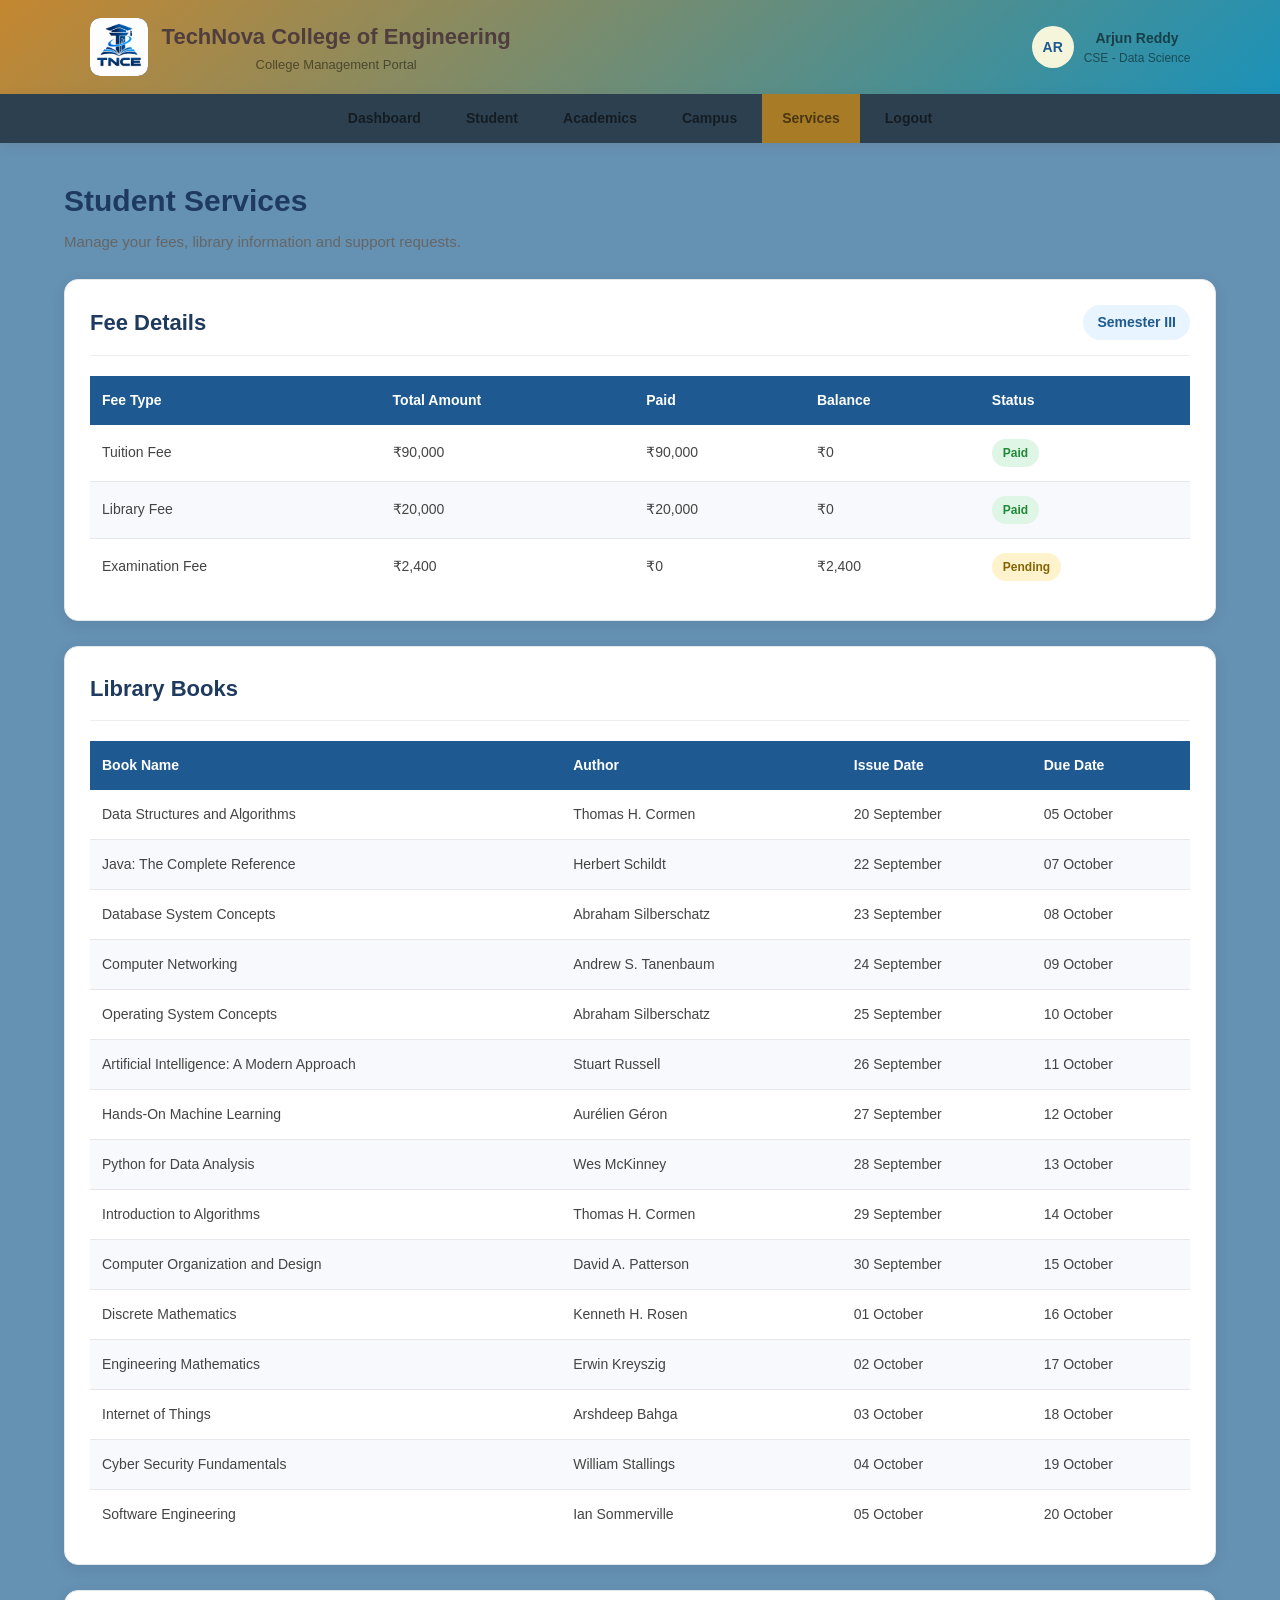
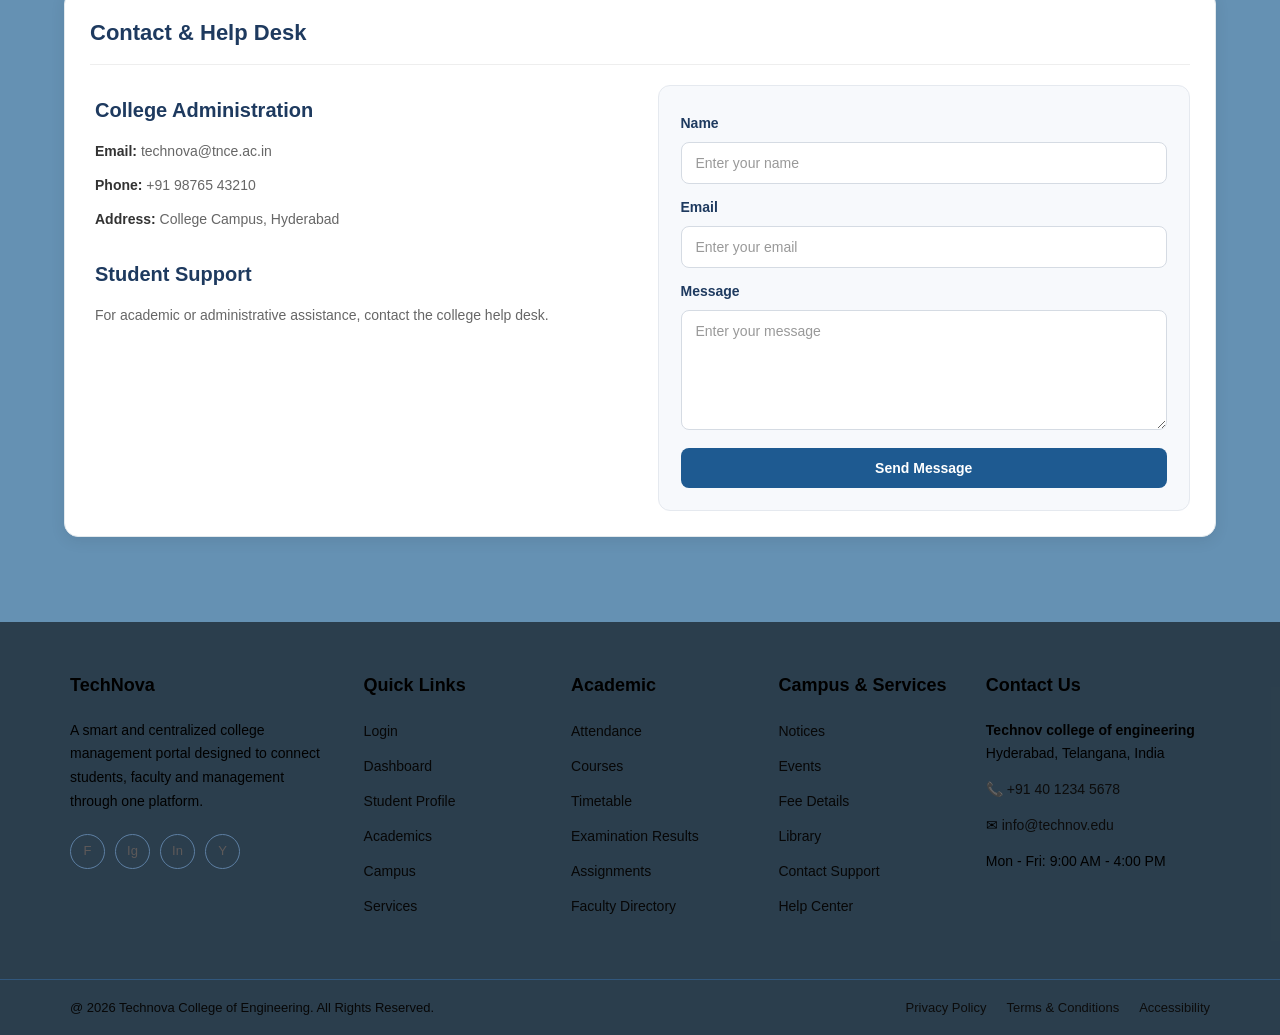
<file: services.html>
<!DOCTYPE html>
<html lang="en">
<head>
    <meta charset="UTF-8">
    <meta name="viewport" content="width=device-width, initial-scale=1.0">
    <title>Services- TechNova College of Engineering</title>
    <linkhref="https://cdn.boxicons.com/3.0.5/fonts/basic/boxicons.min.css"rel="stylesheet"/>
    <link rel="stylesheet" href="style.css">
</head>
<body class="services-page">
<header class="top-header">
    <div class="brand">
        <div class="small-logo">
            <img src="logo2.png" alt="TechNova College Logo">
            </div>
        <div>
            <h1>TechNova College of Engineering</h1>
            <p>College Management Portal</p>
        </div>
    </div>
    <div class="student-mini">
        <div class="avatar">
            AR
        </div>
        <div>
            <strong>Arjun Reddy</strong>
            <span>CSE - Data Science</span>
        </div>
    </div>
</header>
<nav class="navbar">
    <a href="dashboard.html">Dashboard</a>
    <a href="student.html"> Student</a>
    <a href="academics.html">Academics</a>
    <a href="campus.html">Campus</a>
    <a href="services.html" class="active">Services </a>
    <a href="index.html">Logout</a>
</nav>
<main class="main-container">
    <div class="page-title">
        <h2>Student Services</h2>
        <p>
            Manage your fees, library information and support requests.
        </p>
    </div>
    <!-- FEES -->
    <section class="content-card">
        <div class="section-heading">
            <h2>Fee Details</h2>
            <span class="result-badge">
                Semester III
            </span>
        </div>
        <table>
        <thead>
                <tr>
                    <th>Fee Type</th>
                    <th>Total Amount</th>
                    <th>Paid</th>
                    <th>Balance</th>
                    <th>Status</th>
                </tr>
            </thead>
            <tbody>
                <tr>
                    <td>Tuition Fee</td>
                    <td>₹90,000</td>
                    <td>₹90,000</td>
                    <td>₹0</td>
                <td>
                        <span class="submitted">
                            Paid
                        </span>
                    </td>
                </tr>
                <tr>
                    <td>Library Fee</td>
                    <td>₹20,000</td>
                    <td>₹20,000</td>
                    <td>₹0</td>
                    <td>
                        <span class="submitted">
                            Paid
                        </span>
                    </td>
                </tr>
                <tr>
                    <td>Examination Fee</td>
                    <td>₹2,400</td>
                    <td>₹0</td>
                    <td>₹2,400</td>
                    <td>
                        <span class="pending">
                            Pending
                        </span>
                    </td>
                </tr>
            </tbody>
        </table>
    </section>
        <!-- LIBRARY -->
    <section class="content-card">
    <div class="section-heading">
        <h2>Library Books</h2>
    </div>
    <table>
        <thead>
            <tr>
                <th>Book Name</th>
                <th>Author</th>
                <th>Issue Date</th>
                <th>Due Date</th>
            </tr>
        </thead>
        <tbody>
            <tr>
                <td>Data Structures and Algorithms</td>
                <td>Thomas H. Cormen</td>
                <td>20 September</td>
                <td>05 October</td>
            </tr>
            <tr>
                <td>Java: The Complete Reference</td>
                <td>Herbert Schildt</td>
                <td>22 September</td>
                <td>07 October</td>
            </tr>
            <tr>
                <td>Database System Concepts</td>
                <td>Abraham Silberschatz</td>
                <td>23 September</td>
                <td>08 October</td>
            </tr>
            <tr>
                <td>Computer Networking</td>
                <td>Andrew S. Tanenbaum</td>
                <td>24 September</td>
                <td>09 October</td>
            </tr>
            <tr>
                <td>Operating System Concepts</td>
                <td>Abraham Silberschatz</td>
                <td>25 September</td>
                <td>10 October</td>
            </tr>
            <tr>
                <td>Artificial Intelligence: A Modern Approach</td>
                <td>Stuart Russell</td>
                <td>26 September</td>
                <td>11 October</td>
            </tr>
            <tr>
                <td>Hands-On Machine Learning</td>
                <td>Aurélien Géron</td>
                <td>27 September</td>
                <td>12 October</td>
            </tr>
            <tr>
                <td>Python for Data Analysis</td>
                <td>Wes McKinney</td>
                <td>28 September</td>
                <td>13 October</td>
            </tr>
            <tr>
                <td>Introduction to Algorithms</td>
                <td>Thomas H. Cormen</td>
                <td>29 September</td>
                <td>14 October</td>
            </tr>
            <tr>
                <td>Computer Organization and Design</td>
                <td>David A. Patterson</td>
                <td>30 September</td>
                <td>15 October</td>
            </tr>
            <tr>
                <td>Discrete Mathematics</td>
                <td>Kenneth H. Rosen</td>
                <td>01 October</td>
                <td>16 October</td>
            </tr>
            <tr>
                <td>Engineering Mathematics</td>
                <td>Erwin Kreyszig</td>
                <td>02 October</td>
                <td>17 October</td>
            </tr>
            <tr>
                <td>Internet of Things</td>
                <td>Arshdeep Bahga</td>
                <td>03 October</td>
                <td>18 October</td>
            </tr>
            <tr>
                <td>Cyber Security Fundamentals</td>
                <td>William Stallings</td>
                <td>04 October</td>
                <td>19 October</td>
            </tr>
            <tr>
                <td>Software Engineering</td>
                <td>Ian Sommerville</td>
                <td>05 October</td>
                <td>20 October</td>
            </tr>
        </tbody>
    </table>
</section>
    <!-- CONTACT -->
    <section class="content-card">
        <div class="section-heading">
            <h2>Contact & Help Desk</h2>
        </div>
        <div class="contact-grid">
            <div class="contact-info">
                <h3>College Administration</h3>
                <p>
                    <strong>Email:</strong>
                    technova@tnce.ac.in
                </p>
                <p>
                    <strong>Phone:</strong>
                    +91 98765 43210
                </p>
                <p>
                    <strong>Address:</strong>
                    College Campus, Hyderabad
                </p>
                <h3 class="support-title">
                    Student Support
                </h3>
                <p>
                    For academic or administrative
                    assistance, contact the college help desk.
                </p>
            </div>
            <form class="contact-form">
                <label for="name">
                    Name
                </label>
                <input
                    type="text"
                    id="name"
                    placeholder="Enter your name"
                >
                <label for="email">
                    Email
                </label>
                <input
                    type="email"
                    id="email"
                    placeholder="Enter your email">
                <label for="message">
                    Message
                </label>
                <textarea
                    id="message"
                    placeholder="Enter your message"
                ></textarea>
                <button type="submit">
                    Send Message
                </button>
            </form>
    </div>
    </section>
</main>
<!-- FOOTER -->
    <footer class="site-footer">
    <div class="footer-container">
        <!-- ABOUT COLLEGE -->
        <div class="footer-column">
    <h3>TechNova</h3>
        <p>
            A smart and centralized college management portal designed to
            connect students, faculty and management through one platform.
        </p>
        <div class="footer-social">
            <a href="#" aria-label="Facebook">F</a>
            <a href="#" aria-label="Instagram"> Ig</a>
            <a href="#" aria-label="LinkedIn">In</a>
            <a href="#" aria-label="YouTube">Y</a>
        </div>
        </div>
        <!-- QUICK LINKS -->
        <div class="footer-column">
        <h3>Quick Links</h3>
        <ul>
            <li><a href="index.html">Login</a></li>
            <li><a href="dashboard.html">Dashboard</a></li>
            <li><a href="student.html">Student Profile</a></li>
            <li><a href="academics.html">Academics</a></li>
            <li><a href="campus.html">Campus</a></li>
            <li><a href="services.html">Services</a></li>
        </ul>
        </div>
        <!-- ACADEMIC LINKS -->
        <div class="footer-column">
        <h3>Academic</h3>
        <ul>
            <li><a href="student.html">Attendance</a></li>
            <li><a href="student.html">Courses</a></li>
            <li><a href="academics.html">Timetable</a></li>
            <li><a href="academics.html">Examination Results</a></li>
            <li><a href="academics.html">Assignments</a></li>
            <li><a href="campus.html">Faculty Directory</a></li>
        </ul>
        </div>
        <!-- CAMPUS & SERVICES -->
        <div class="footer-column">
        <h3>Campus & Services</h3>
        <ul>
            <li><a href="campus.html">Notices</a></li>
            <li><a href="campus.html">Events</a></li>
            <li><a href="services.html">Fee Details</a></li>
            <li><a href="services.html">Library</a></li>
            <li><a href="services.html">Contact Support</a></li>
            <li><a href="#">Help Center</a></li>
        </ul>
        </div>
        <!-- CONTACT INFORMATION -->
        <div class="footer-column">
        <h3>Contact Us</h3>
        <p>
            <strong>Technov college of engineering</strong><br />
            Hyderabad, Telangana, India
        </p>
        <p>📞 <a href="tel:+914012345678">+91 40 1234 5678</a></p>
        <p>✉ <a href="mailto:info@technov.edu"> info@technov.edu </a></p>
        <p>Mon - Fri: 9:00 AM - 4:00 PM</p>
        </div>
    </div>
    <!-- FOOTER BOTTOM -->
    <div class="footer-bottom">
        <div class="footer-bottom-container">
        <p>
            @ 2026 Technova College of Engineering. All Rights Reserved.
        </p>
        <div class="footer-bottom-links">
            <a href="#">Privacy Policy</a>
            <a href="#">Terms & Conditions</a>
            <a href="#">Accessibility</a>
        </div>
        </div>
    </div>
    </footer>
</body>
</html>
</file>
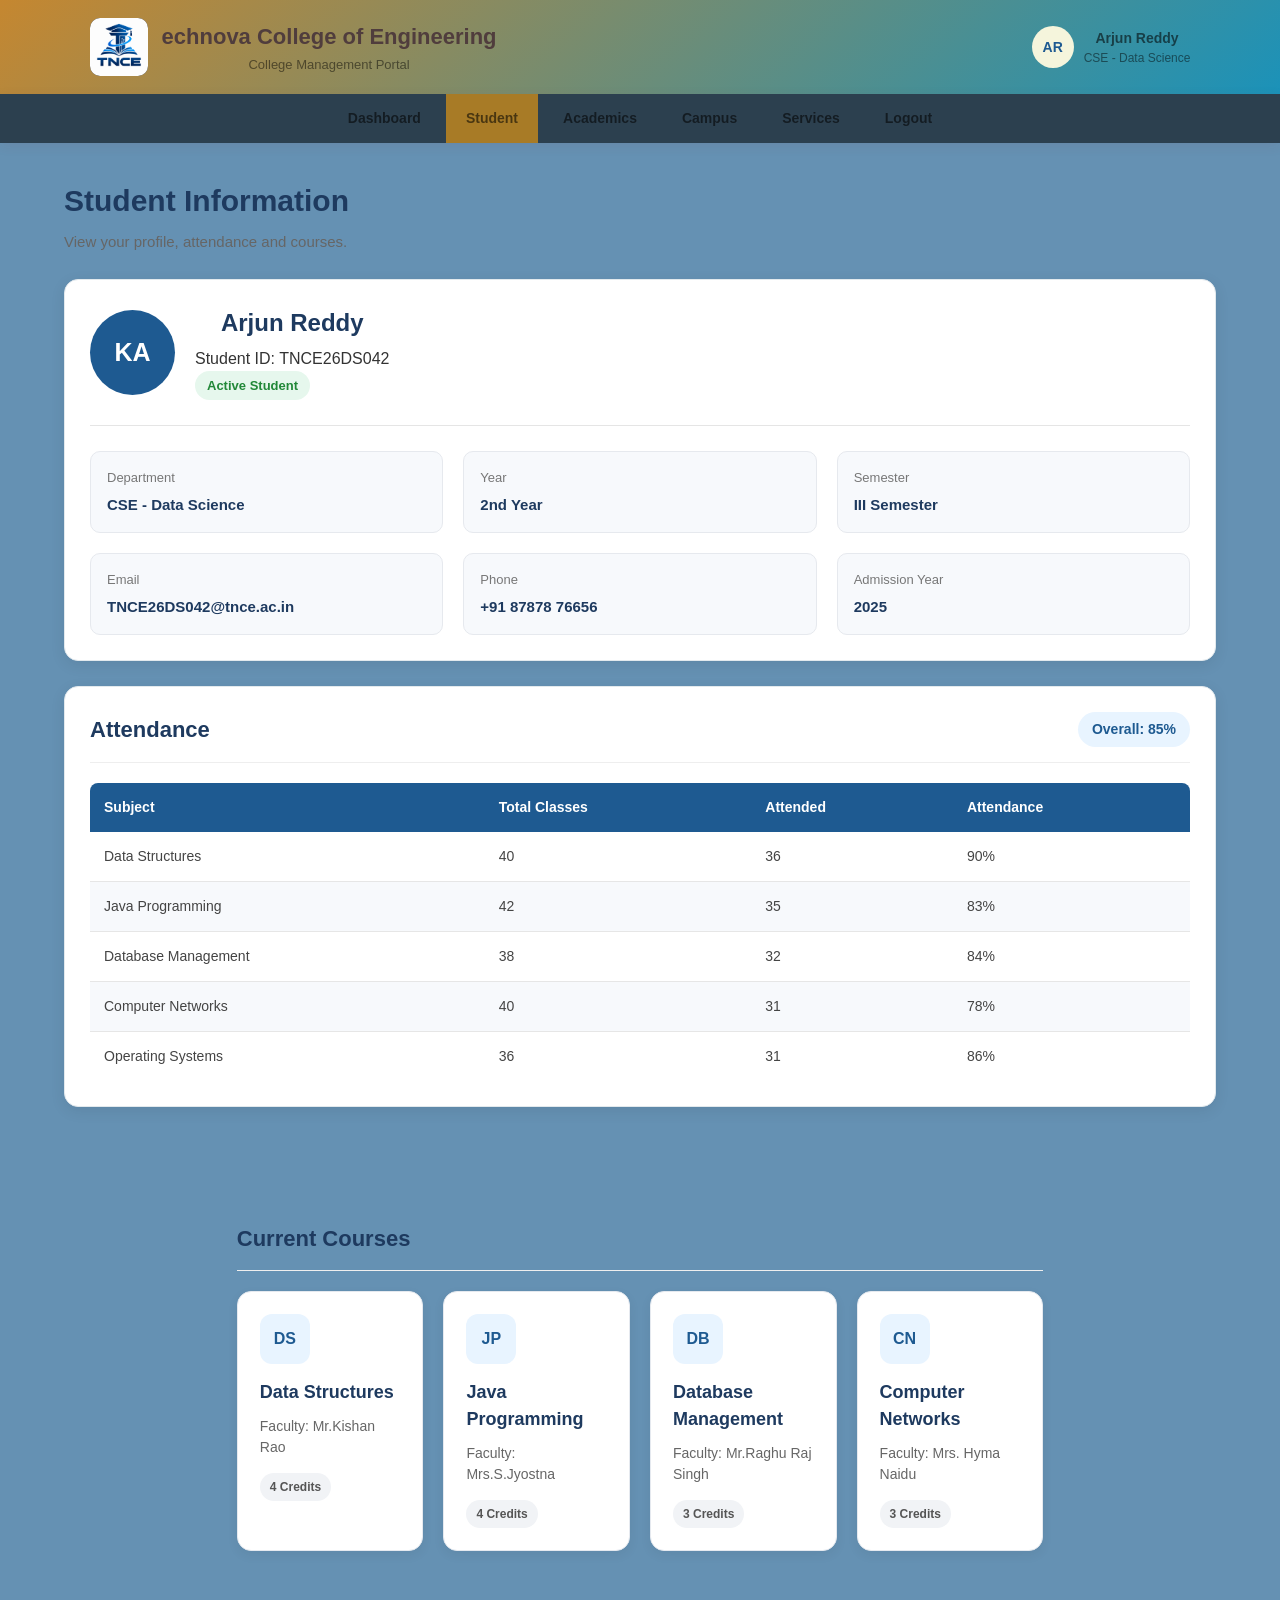
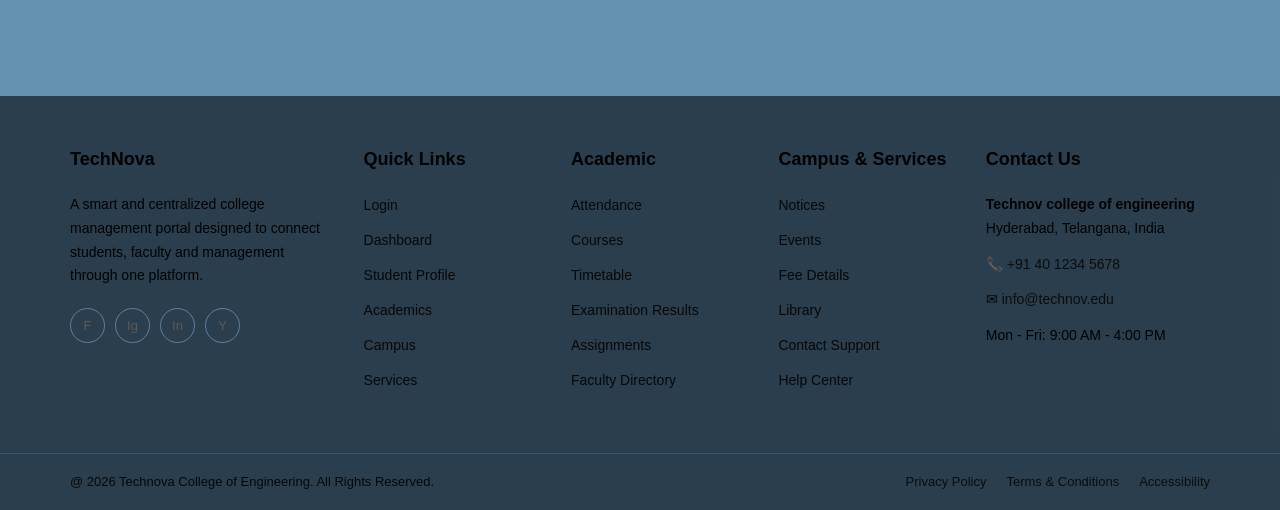
<file: student.html>
<!DOCTYPE html>
<html lang="en">
<head>
    <meta charset="UTF-8">
    <meta name="viewport" content="width=device-width, initial-scale=1.0">
    <title>Student - TechNova College of Engineering</title>
    <linkhref="https://cdn.boxicons.com/3.0.5/fonts/basic/boxicons.min.css"rel="stylesheet"/>
    <link rel="stylesheet" href="style.css">
</head>
<body class="student-page">
<header class="top-header">
    <div class="brand">
        <div class="small-logo">
            <img src="logo2.png" alt="TechNova College Logo">
            </div>
        <div>
            <h1>echnova College of Engineering</h1>
            <p>College Management Portal</p>
        </div>
    </div>
    <div class="student-mini">
        <div class="avatar">
            AR
        </div>
        <div>
            <strong>Arjun Reddy</strong>
            <span>CSE - Data Science</span>
        </div>
    </div>
</header>
<nav class="navbar">
    <a href="dashboard.html"> Dashboard</a>
    <a href="student.html" class="active">Student</a>
    <a href="academics.html">Academics</a>
    <a href="campus.html">Campus</a>
    <a href="services.html">Services</a>
    <a href="index.html">Logout</a>
</nav>
<main class="main-container">
    <div class="page-title">
        <h2>Student Information</h2>
        <p>
            View your profile, attendance and courses.
        </p>
    </div>
    <!-- PROFILE -->
    <section class="content-card profile-section">
        <div class="profile-header">
            <div class="large-avatar">
                KA
            </div>
            <div>
                <h2>Arjun Reddy</h2>
                <p>
                    Student ID: TNCE26DS042
                </p>
                <span class="status-badge">
                    Active Student
                </span>
            </div>
        </div>
        <div class="details-grid">
            <div>
                <span>Department</span>
                <strong>CSE - Data Science</strong>
            </div>
            <div>
                <span>Year</span>
                <strong>2nd Year</strong>
            </div>
            <div>
                <span>Semester</span>
                <strong>III Semester</strong>
            </div>
            <div>
                <span>Email</span>
                <strong>TNCE26DS042@tnce.ac.in</strong>
            </div>
            <div>
                <span>Phone</span>
                <strong>+91 87878 76656</strong>
            </div>
            <div>
                <span>Admission Year</span>
                <strong>2025</strong>
            </div>
        </div>
    </section>
    <!-- ATTENDANCE -->
    <section class="content-card">
    <div class="section-heading">
            <h2>Attendance</h2>
            <span class="attendance-total">
                Overall: 85%
            </span>
        </div>
        <table>
            <thead>
                <tr>
                    <th>Subject</th>
                    <th>Total Classes</th>
                    <th>Attended</th>
                    <th>Attendance</th>
                </tr>
            </thead>
            <tbody>
                <tr>
                    <td>Data Structures</td>
                    <td>40</td>
                    <td>36</td>
                    <td>90%</td>
                </tr>
                <tr>
                    <td>Java Programming</td>
                    <td>42</td>
                    <td>35</td>
                    <td>83%</td>
                </tr>
                <tr>
                    <td>Database Management</td>
                    <td>38</td>
                    <td>32</td>
                    <td>84%</td>
                </tr>
                <tr>
                    <td>Computer Networks</td>
                    <td>40</td>
                    <td>31</td>
                    <td>78%</td>
                </tr>
                <tr>
                    <td>Operating Systems</td>
                    <td>36</td>
                    <td>31</td>
                    <td>86%</td>
                </tr>
            </tbody>
        </table>
    </section>
    <!-- COURSES -->
    <section>
        <div class="section-heading page-section-heading">
            <h2>Current Courses</h2>
        </div>
        <div class="course-grid">
            <div class="course-card">
                <div class="course-icon">
                    DS
                </div>
                <h3>Data Structures</h3>
                <p>
                    Faculty: Mr.Kishan Rao
                </p>
                <span>
                    4 Credits
                </span>
            </div>
            <div class="course-card">
                <div class="course-icon">
                    JP
                </div>
                <h3>Java Programming</h3>
                <p>
                    Faculty: Mrs.S.Jyostna
                </p>
                <span>
                    4 Credits
                </span>
            </div>
            <div class="course-card">
                <div class="course-icon">
                    DB
                </div>
                <h3>Database Management</h3>
                <p>
                    Faculty: Mr.Raghu Raj Singh
                </p>
                <span>
                    3 Credits
                </span>
            </div>
            <div class="course-card">
                <div class="course-icon">
                    CN
                </div>
                <h3>Computer Networks</h3>
            <p>
                    Faculty: Mrs. Hyma Naidu
                </p>
                <span>
                    3 Credits
                </span>
            </div>
        </div>
    </section>
</main>
    <!-- FOOTER -->
    <footer class="site-footer">
    <div class="footer-container">
        <!-- ABOUT COLLEGE -->
        <div class="footer-column">
    <h3>TechNova</h3>
        <p>
            A smart and centralized college management portal designed to
            connect students, faculty and management through one platform.
        </p>
        <div class="footer-social">
            <a href="#" aria-label="Facebook">F</a>
            <a href="#" aria-label="Instagram"> Ig</a>
            <a href="#" aria-label="LinkedIn">In</a>
            <a href="#" aria-label="YouTube">Y</a>
        </div>
        </div>
        <!-- QUICK LINKS -->
        <div class="footer-column">
        <h3>Quick Links</h3>
        <ul>
            <li><a href="index.html">Login</a></li>
            <li><a href="dashboard.html">Dashboard</a></li>
            <li><a href="student.html">Student Profile</a></li>
            <li><a href="academics.html">Academics</a></li>
            <li><a href="campus.html">Campus</a></li>
            <li><a href="services.html">Services</a></li>
        </ul>
        </div>
        <!-- ACADEMIC LINKS -->
        <div class="footer-column">
        <h3>Academic</h3>
        <ul>
            <li><a href="student.html">Attendance</a></li>
            <li><a href="student.html">Courses</a></li>
            <li><a href="academics.html">Timetable</a></li>
            <li><a href="academics.html">Examination Results</a></li>
            <li><a href="academics.html">Assignments</a></li>
            <li><a href="campus.html">Faculty Directory</a></li>
        </ul>
        </div>
        <!-- CAMPUS & SERVICES -->
        <div class="footer-column">
        <h3>Campus & Services</h3>
        <ul>
            <li><a href="campus.html">Notices</a></li>
            <li><a href="campus.html">Events</a></li>
            <li><a href="services.html">Fee Details</a></li>
            <li><a href="services.html">Library</a></li>
            <li><a href="services.html">Contact Support</a></li>
            <li><a href="#">Help Center</a></li>
        </ul>
        </div>
        <!-- CONTACT INFORMATION -->
        <div class="footer-column">
        <h3>Contact Us</h3>
        <p>
            <strong>Technov college of engineering</strong><br />
            Hyderabad, Telangana, India
        </p>
        <p>📞 <a href="tel:+914012345678">+91 40 1234 5678</a></p>
        <p>✉ <a href="mailto:info@technov.edu"> info@technov.edu </a></p>
        <p>Mon - Fri: 9:00 AM - 4:00 PM</p>
        </div>
    </div>
    <!-- FOOTER BOTTOM -->
    <div class="footer-bottom">
        <div class="footer-bottom-container">
        <p>
            @ 2026 Technova College of Engineering. All Rights Reserved.
        </p>
        <div class="footer-bottom-links">
            <a href="#">Privacy Policy</a>
            <a href="#">Terms & Conditions</a>
            <a href="#">Accessibility</a>
        </div>
        </div>
    </div>
    </footer>
</body>
</html>
</file>
<file: style.css>
/* ================================
    INDEX.HTML SECTION
================================ */
.login-page {
    min-height: 100vh;
    background:
        linear-gradient(
            140deg,
            #c58730,
            #1b92b9
        );
    display: flex;
    justify-content: center;
    align-items: center;
    padding: 30px 30px;
}
/* LOGIN CONTAINER */
.login-container {
    width: 80%;
    max-width: 400px;
}
/* BRANDING */
.login-brand {
    text-align: center;
    color: white;
    margin-bottom: 25px;
}
/* =========================================================
    LOGIN PAGE BRANDING
======================================================== */

.login-page .login-brand {
    display: flex;
    flex-direction: column;
    align-items: center;
    justify-content: center;
    text-align: center;
}
/* ---------- LOGO ---------- */
.login-page .login-brand .small-logo {
    width: 120px;
    height: 120px;
    display: flex;
    align-items: center;
    justify-content: center;
    margin-bottom: 18px;
}
/* Logo Image */
.login-page .login-brand .small-logo img {
    width: 100%;
    height: 100%;
    object-fit: contain;
    display: block;
}
/* ---------- COLLEGE NAME ---------- */
.login-page .login-brand h1 {
    margin: 0;
    font-size: 42px;
    line-height: 1.2;
    text-align: center;
}
/* ---------- PORTAL TEXT ---------- */
.login-page .login-brand p {
    margin: 15px 0 0;
    text-align: center;
    font-size: 22px;
}
.small-logo {
    width: 55px;
    height: 55px;
    display: flex;
    align-items: center;
    justify-content: center;
    overflow: hidden;
    border-radius: 10px;
}
.small-logo img {
    width: 100%;
    height: 100%;
    object-fit: contain;
    display: block;
}
.login-brand h1 {
    font-size: 28px;
    margin-bottom: 3px;
    color: black;
}
.login-brand p {
    font-size: 14px;
    opacity: 0.85;
}
/* LOGIN BOX */
.login-box {
    background-color: white;
    padding: 35px;
    border-radius: 15px;
    box-shadow:
        0 20px 50px rgba(0, 0, 0, 0.25);
}
.login-box > h2 {
    text-align: center;
    color: #000000;
    margin-bottom: 5px;
}
.login-description {
    text-align: center;
    color: #746a6a;
    font-size: 13px;
    margin-bottom: 25px;
}
.role-selection {
    display: grid;
    grid-template-columns:
        repeat(3, 1fr);
    gap: 10px;
    margin-bottom: 25px;
}
/* ROLE CARD */
.role-card {
    cursor: pointer;
    position: relative;
}
.role-card input {
    position: absolute;
    opacity: 0;
}
.role-content {
    border: 2px solid #acd0e0;
    border-radius: 9px;
    padding: 15px 8px;
    text-align: center;
    min-height: 110px;
    display: flex;
    flex-direction: column;
    align-items: center;
    justify-content: center;
    transition: 0.2s;
}
.role-icon {
    font-size: 30px;
    color: #1e5a91;
    margin-bottom: 6px;
    }
    .role-card:hover .role-icon {
    color: #2f6da3;
    }
.role-content h3 {
    color: #173b63;
    font-size: 14px;
    margin-bottom: 3px;
}
.role-content p {
    color: #888;
    font-size: 9px;
    line-height: 1.3;
}
/* SELECTED ROLE */
.role-card input:checked + .role-content {
    border-color: #1e5a91;
    background-color: #edf6fc;
    box-shadow:0 0 0 1px #1e5a91;
}
.role-card:hover .role-content {
    border-color: #2f6da3;
}
.login-box form {
    width: 100%;
}
.login-box form > label {
    display: block;
    color: #444;
    font-size: 13px;
    font-weight: bold;
    margin-bottom: 6px;
}
.login-box input[type="text"],.login-box input[type="password"] {
    width: 100%;
    padding: 13px;
    border: 1px solid #d9dde1;
    border-radius: 7px;
    outline: none;
    margin-bottom: 17px;
    font-size: 14px;
}
.login-box input[type="text"]:focus,.login-box input[type="password"]:focus {
    border-color: #2f6da3;
    box-shadow:
        0 0 0 2px #e5f1fa;
}
.login-options {
    display: flex;
    justify-content: space-between;
    align-items: center;
    margin-bottom: 20px;
    font-size: 12px;
}
.remember-me {
    display: flex;
    align-items: center;
    gap: 6px;
    color: #666;
}
.remember-me input {
    width: auto;
}
.login-options a {
    color: #1e5a91;
    font-weight: bold;
}
.login-button {
    width: 100%;
    padding: 13px;
    background-color: #1e5a91;
    color: white;
    border: none;
    border-radius: 7px;
    font-size: 15px;
    font-weight: bold;
    cursor: pointer;
    transition: 0.2s;
}
.login-button:hover {
    background-color: #173b63;
}
.login-help {
    text-align: center;
    margin-top: 22px;
    padding-top: 18px;
    border-top: 1px solid #eee;
}
.login-help p {
    color: #888;
    font-size: 11px;
    margin-bottom: 5px;
}
.login-help a {
    color: #1e5a91;
    font-size: 12px;
    font-weight: bold;
}
.login-footer {
    text-align: center;
    color: white;
    margin-top: 20px;
    font-size: 11px;
    opacity: 0.8;
}
.login-footer p:first-child {
    margin-bottom: 3px;
}
@media (max-width: 500px) {
    .login-box {
        padding: 25px 20px;
    }
    .role-selection {
        grid-template-columns: 1fr;
    }
    .role-content {
        min-height: auto;
        flex-direction: row;
        justify-content: flex-start;
        gap: 12px;
        text-align: left;
        padding: 12px;
    }
}
/* ================================
    CAMPUS.HTML SECTION
================================ */
*{
    margin: 0;
    padding: 0;
    box-sizing: border-box;
}
html {
    scroll-behavior: smooth;
}
body {
    font-family: Arial, sans-serif;
    background-color: #6591b3;
    color: #90aa85;
    line-height: 1.6;
}
/* =========================================
    CAMPUS PAGE LOGO
   ========================================= */
.campus-logo {
    width: 70px;
    height: 70px;
    display: flex;
    align-items: center;
    justify-content: center;
    flex-shrink: 0;
}
.campus-logo img {
    width: 100%;
    height: 100%;
    object-fit: contain;
    display: block;
}
header {
    background:
        linear-gradient(
            140deg,
            #c58730,
            #1b92b9
        );
    color: rgb(219, 219, 219);
    text-align: center;
    padding: 35px 20px;
}
header h1 {
    font-size: 30px;
    margin-bottom: 5px;
    color: rgb(80, 61, 61);
}
header p {
    font-size: 14px;
    opacity: 0.9;
}
nav {
    background-color: beige;
    display:flex;
    justify-content:center;
    align-items:center;
    gap: 35px;
    padding: 15px 20px;
    box-shadow:0px 3px 12px rgba(139, 44, 44, 0.08);
    position: sticky;
    top: 0;
    z-index: 100;
}
nav a {
    text-decoration: none;
    color: #1c6792;
    font-size: 20px;
    font-weight: bold;
    transition: 0.2s;
}
nav a:hover {
    color: #1bb92d;
}
.hero {
    min-height: 380px;
    background:url("campus.jpg");
    background-size: cover;
    background-position: center;
    display: flex;
    justify-content: center;
    align-items: center;
    text-align: center;
    padding: 30px;
}
.hero div {
    background-color: rgba(73, 232, 216, 0.629);
    padding: 35px 50px;
    border-radius: 15px;
    box-shadow:0 15px 40px rgba(0, 0, 0, 0.569);
}
.hero h2 {
    color: #000000;
    font-size: 30px;
    margin-bottom: 8px;
}
.hero p {
    color: #000000;
    font-size: 16px;
}
section {
    padding: 55px 15%;
}
section h2 {
    text-align: center;
    color: #07f3efd9;
    font-size: 25px;
    margin-bottom: 25px;
}
.about {
    background-color: rgba(0, 0, 0, 0.56);
    text-align: center;
}
.about p {
    max-width: 850px;
    margin: 0 auto 15px;
    color: #000000;
    font-size: 14px;
    line-height: 1.8;
}
#notices {
    background-color:rgba(0, 0, 0, 0.56);
}
.notice-container {
    display: grid;
    grid-template-columns:repeat(3, 1fr);
    gap:50px;
    max-width: 1000px;
    margin: auto;
}
.notice {
    background-color: rgb(0, 0, 0);
    padding: 22px;
    border: 1px solid #d9e7ef;
    border-radius: 10px;
    box-shadow:0 5px 18px  #1bb92d;
    transition: 0.2s;
}
.notice:hover {
    transform: translateY(-10px);
    box-shadow:0 10px 25px rgba(0, 0, 0, 0.12);
}
.notice h3 {
    color: #086bc8ea;
    font-size: 17px;
    margin-bottom: 5px;
}
.notice .date {
    color: #0f96c3df;
    font-size: 11px;
    font-weight: bold;
    margin-bottom: 12px;
}
.notice p {
    color: #8f7979;
    font-size: 13px;
    line-height: 1.6;
}
.events {
    background-color:rgba(0, 0, 0, 0.56);
}
.event-container {
    display: grid;
    grid-template-columns:repeat(3, 1fr);
    gap: 50px;
    max-width: 1000px;
    margin: auto;
}
.event {
    background-color: #000000;
    padding: 25px;
    border: 1px solid #d9e7ef;
    border-radius: 10px;
    box-shadow:0 5px 18px #1bb92d;
    transition: 0.2s;
}
.event:hover {
    transform: translateY(-4px);
    border-color: #72b91ba3;
    box-shadow:0 10px 25px rgba(0, 0, 0, 0.12);
}
.event h3 {
    color: #173b63;
    font-size: 18px;
    margin-bottom: 10px;
}
.event p {
    color: #666;
    font-size: 13px;
    margin-bottom: 8px;
}
.event button {
    margin-top: 12px;
    padding: 10px 18px;
    background-color: #1e5a91;
    color: white;
    border: none;
    border-radius: 7px;
    font-size: 12px;
    font-weight: bold;
    cursor: pointer;
    transition: 0.2s;
}
.event button:hover {
    background-color: #173b63;
}
#faculty {
    background-color:rgba(0, 0, 0, 0.56);
}
.faculty-container {
    display: grid;
    grid-template-columns:
    repeat(4, 1fr);
    gap: 20px;
    max-width: 1100px;
    margin: auto;
}
.faculty {
    background-color:rgba(0, 0, 0, 0.56);
    padding: 20px;
    text-align: center;
    border: 1px solid rgb(65, 179, 187);
    border-radius: 10px;
    box-shadow:0 5px 18px #1bb92d;
    transition: 0.2s;
}
.faculty:hover {
    transform: translateY(-4px);
    box-shadow: 0 10px 25px rgba(0, 0, 0, 0.12);
}
.faculty h3 {
    color: #c5e03de9;
    font-size: 16px;
    margin-bottom: 5px;
}
.faculty p {
    color: #777;
    font-size: 12px;
}
.site-footer {
    background:rgba(0, 0, 0, 0.569);
    color: #000000;
}

.footer-container {
    max-width: 1200px;
    margin: auto;
    padding: 50px 30px;
    display: grid;
    grid-template-columns: 1.5fr 1fr 1fr 1fr 1.3fr;
    gap: 35px;
}
/* FOOTER COLUMNS */
.footer-column h3 {
    font-size: 18px;
    margin-bottom: 20px;
    color: #000000;
}
.footer-column p {
    color: #010101;
    font-size: 14px;
    line-height: 1.7;
    margin-bottom: 12px;
}
/* FOOTER LINKS */
.footer-column ul {
    list-style: none;
    padding: 0;
    margin: 0;
}
.footer-column ul li {
    margin-bottom: 11px;
}
.footer-column ul li a {
    color: #070707;
    text-decoration: none;
    font-size: 14px;
    transition: 0.3s;
}
.footer-column ul li a:hover {
    color: #27e2df;
    padding-left: 5px;
}
/* CONtACT LINKS */
.footer-column p a {
    color: #0c0c0c;
    text-decoration: none;
}
.footer-column p a:hover {
    color: #27e2df;
}
.footer-social {
    display: flex;
    gap: 10px;
    margin-top: 20px;
}
.footer-social a {
    width: 35px;
    height: 35px;
    border: 1px solid #5d7fa3;
    border-radius: 50%;
    display: flex;
    align-items: center;
    justify-content: center;
    color: #5d5959;
    text-decoration: none;
    font-size: 13px;
    transition: 0.3s;
}
.footer-social a:hover {
    background: #27e2df;
    color: #173b63;
    border-color: #27e2df;
}
/* FOOTER BOTTOM */ 
.footer-bottom {
    border-top: 1px solid #31577d;
}
.footer-bottom-container {
    max-width: 1200px;
    margin: auto;
    padding: 18px 30px;
    display: flex;
    justify-content: space-between;
    align-items: center;
    gap: 20px;
}
.footer-bottom p {
    margin: 0;
    color: #070707;
    font-size: 13px;
}
.footer-bottom-links {
    display: flex;
    gap: 20px;
}
.footer-bottom-links a {
    color: #0c0c0c;
    text-decoration: none;
    font-size: 13px;
}
.footer-bottom-links a:hover {
    color: #27e2df;
}
@media (max-width: 1000px) {
    .footer-container {
        grid-template-columns: repeat(2, 1fr);
    }
}
@media (max-width: 600px) {
    .footer-container {
        grid-template-columns: 1fr;
        padding: 40px 20px;
    }
    .footer-bottom-container {
        flex-direction: column;
        text-align: center;
    }
    .footer-bottom-links {
        flex-wrap: wrap;
        justify-content: center;
    }
}
@media (max-width: 900px) {
    .notice-container,
    .event-container {
        grid-template-columns:
            repeat(2, 1fr);
    }
    .faculty-container {
        grid-template-columns:
            repeat(2, 1fr);
    }
    .nav {
        gap: 20px;
    }
}
@media (max-width: 600px) {
    header h1 {
        font-size: 24px;
    }
    nav {
        gap: 12px;
        padding: 12px 10px;
    }
    nav a {
        font-size: 11px;
    }
    .hero {
        min-height: 300px;
    }
    .hero div {
        padding: 25px 20px;
    }
    .hero h2 {
        font-size: 23px;
    }
    .hero p {
        font-size: 13px;
    }
    section {
        padding: 40px 20px;
    }
    .notice-container,
    .event-container,
    .faculty-container {
        grid-template-columns: 1fr;
    }
    .faculty-container {
        gap: 15px;
    }
}
@media (max-width: 400px) {
    nav {
        flex-wrap: wrap;
    }
    header {
        padding: 25px 15px;
    }
    header h1 {
        font-size: 21px;
    }
    section > h2 {
        font-size: 21px;
    }
}
/* =========================================
DASHBOARD PAGE
   ========================================= */
/* GENERAL RESET */
* {
    margin: 0;
    padding: 0;
    box-sizing: border-box;
}
body {
    font-family: Arial, Helvetica, sans-serif;
    background-color: #6591b3;
    color: #333;
    line-height: 1.5;
}
.top-header {
    background:
        linear-gradient(
            140deg,
            #c58730,
            #1b92b9
        );
    color:  rgba(0, 0, 0, 0.56);
    padding: 18px 7%;
    display: flex;
    justify-content: space-between;
    align-items: center;
    min-height: 85px;
}
/* COLLEGE BRAND */
.brand {
    display: flex;
    align-items: center;
    gap: 14px;
}
.small-logo {
    width: 58px;
    height: 58px;
    background-color: black;
    color: #f7ff04;
    border-radius: 10px;
    display: flex;
    align-items: center;
    justify-content: center;
    font-size: 14px;
    font-weight: bold;
}
.brand h1 {
    font-size: 22px;
    margin-bottom: 2px;
}
.brand p {
    font-size: 13px;
    opacity: 0.85;
}
/* STUDENT INFORMATION */
.student-mini {
    display: flex;
    align-items: center;
    gap: 10px;
}
.student-mini strong {
    display: block;
    font-size: 14px;
}
.student-mini span {
    display: block;
    font-size: 12px;
    opacity: 0.85;
}
.avatar {
    width: 42px;
    height: 42px;
    border-radius: 50%;
    background-color:beige;
    color: #1e5a91;
    display: flex;
    align-items: center;
    justify-content: center;
    font-size: 14px;
    font-weight: bold;
}
.navbar {
    background-color: rgba(0, 0, 0, 0.56);
    display: flex;
    justify-content: center;
    align-items: center;
    gap: 5px;
    padding: 0 7%;
}
.navbar a {
    color: rgba(0, 0, 0, 0.56);
    text-decoration: none;
    padding: 14px 20px;
    font-size: 14px;
    font-weight: bold;
    transition: 0.2s;
}
.navbar a:hover {
    background-color: rgba(69, 199, 43, 0.271);
}
.navbar a.active {
    background-color: #b98421e1;
}
.main-container {
    width: 85%;
    max-width: 1250px;
    margin: 35px auto;
}
.welcome-section {
    background-color: white;
    padding: 25px 30px;
    border-radius: 12px;
    display: flex;
    justify-content: space-between;
    align-items: center;
    margin-bottom: 25px;
    box-shadow:0 8px 25px rgba(0, 0, 0, 0.08);
}
.welcome-section h2 {
    color: #173b63;
    font-size: 24px;
    margin-bottom: 5px;
}
.welcome-section p {
    color: #777;
    font-size: 14px;
}
/* DATE BOX */
.date-box {
    background-color: #edf6fc;
    border: 1px solid #acd0e0;
    border-radius: 8px;
    padding: 12px 18px;
    text-align: center;
    min-width: 170px;
}
.date-box strong {
    display: block;
    color: #1e5a91;
    font-size: 14px;
}
.date-box span {
    color: #777;
    font-size: 12px;
}
.stats-grid {
    display: grid;
    grid-template-columns:
        repeat(4, 1fr);
    gap: 18px;
    margin-bottom: 25px;
}
.stat-card {
    background-color: rgb(255, 255, 255);
    border-radius: 12px;
    padding: 20px;
    display: flex;
    align-items: center;
    gap: 15px;
    box-shadow:0 8px 25px rgba(0, 0, 0, 0.08);
    border: 1px solid #e2e9ed;
    transition: 0.2s;
}
.stat-card:hover {
    transform: translateY(-3px);
    box-shadow:0 12px 28px rgba(0, 0, 0, 0.12);
}
/* STAT ICON */
.stat-icon {
    width: 48px;
    height: 48px;
    background-color: #edf6fc;
    border-radius: 10px;
    display: flex;
    align-items: center;
    justify-content: center;
    font-size: 23px;
}
.stat-card span {
    color: #777;
    font-size: 12px;
}
.stat-card h3 {
    color: #173b63;
    font-size: 22px;
    margin-top: 2px;
}
.content-grid {
    display: grid;
    grid-template-columns:
        repeat(2, 1fr);
    gap: 22px;
    margin-bottom: 25px;
}
.content-card {
    background-color: white;
    border-radius: 12px;
    padding: 25px;
    box-shadow:
        0 8px 25px rgba(0, 0, 0, 0.08);
    border: 1px solid #e2e9ed;
}
/* SECTION HEADING */
.section-heading {
    display: flex;
    justify-content: space-between;
    align-items: center;
    padding-bottom: 15px;
    margin-bottom: 8px;
    border-bottom: 1px solid #eeeeee;
}
.section-heading h2 {
    color: #173b63;
    font-size: 18px;
}
.section-heading a {
    color: #1e5a91;
    text-decoration: none;
    font-size: 12px;
    font-weight: bold;
}
.section-heading a:hover {
    color: #1b92b9;
}
.class-item {
    display: grid;
    grid-template-columns:
        80px 1fr auto;
    align-items: center;
    gap: 15px;
    padding: 16px 0;
    border-bottom: 1px solid #eeeeee;
}
.class-item:last-child {
    border-bottom: none;
}
.time {
    color: #1e5a91;
    font-size: 12px;
    font-weight: bold;
}
.class-item h3 {
    color: #333;
    font-size: 14px;
    margin-bottom: 3px;
}
.class-item p {
    color: #888;
    font-size: 11px;
}
/* CLASS STATUS */
.class-status {
    background-color: #eeeeee;
    color: #777;
    padding: 5px 9px;
    border-radius: 15px;
    font-size: 10px;
    font-weight: bold;
}
.class-status.current {
    background-color: #dff3e5;
    color: #218838;
}
.class-status.upcoming {
    background-color: #edf6fc;
    color: #1e5a91;
}
.announcement {
    display: flex;
    gap: 15px;
    padding: 16px 0;
    border-bottom: 1px solid #eeeeee;
}
.announcement:last-child {
    border-bottom: none;
}
.announcement-date {
    width: 52px;
    height: 48px;
    flex-shrink: 0;
    background-color: #edf6fc;
    color: #1e5a91;
    border-radius: 8px;
    display: flex;
    align-items: center;
    justify-content: center;
    text-align: center;
    font-size: 10px;
    font-weight: bold;
}
.announcement h3 {
    color: #333;
    font-size: 14px;
    margin-bottom: 3px;
}
.announcement p {
    color: #888;
    font-size: 11px;
    line-height: 1.4;
}
.attendance-overview {
    margin-bottom: 35px;
}
.attendance-row {
    display: grid;
    grid-template-columns:
        170px 1fr 45px;
    align-items: center;
    gap: 15px;
    padding: 14px 0;
    border-bottom: 1px solid #eeeeee;
}
.attendance-row:last-child {
    border-bottom: none;
}
.attendance-row > span {
    color: #555;
    font-size: 13px;
    font-weight: bold;
}
.attendance-row strong {
    color: #1e5a91;
    font-size: 13px;
    text-align: right;
}
/* PROGRESS BAR */
.progress {
    height: 9px;
    background-color: #e5edf2;
    border-radius: 10px;
    overflow: hidden;
}
.progress-bar {
    height: 100%;
    background:
        linear-gradient(
            90deg,
            #1e5a91,
            #1b92b9
        );
    border-radius: 10px;
}
@media (max-width: 900px) {
    .top-header {
        padding: 18px 4%;
    }
    .main-container {
        width: 92%;
    }
    .stats-grid {
        grid-template-columns:
            repeat(2, 1fr);
    }
    .content-grid {
        grid-template-columns: 1fr;
    }
    .navbar a {
        padding: 13px 12px;
    }
}
@media (max-width: 600px) {
    .top-header {
        flex-direction: column;
        gap: 15px;
        text-align: center;
    }
    .brand {
        flex-direction: column;
    }
    .student-mini {
        justify-content: center;
    }
    .navbar {
        flex-wrap: wrap;
        padding: 5px;
    }
    .navbar a {
        padding: 10px 9px;
        font-size: 12px;
    }
    .main-container {
        width: 94%;
        margin: 20px auto;
    }
    .welcome-section {
        flex-direction: column;
        align-items: flex-start;
        gap: 15px;
    }
    .date-box {
        width: 100%;
    }
    .stats-grid {
        grid-template-columns: 1fr;
    }
    .class-item {
        grid-template-columns:
            1fr;
        gap: 5px;
        padding: 15px 0;
    }
    .class-status {
        width: fit-content;
    }
    .attendance-row {
        grid-template-columns:
            1fr 50px;
        gap: 8px;
    }
    .attendance-row .progress {
        grid-column: 1 / 2;
        grid-row: 2;
    }
    .attendance-row strong {
        grid-column: 2;
        grid-row: 1 / 3;
        align-self: center;
    }
}
/* =========================================================
    STUDENT PAGE
   ========================================================= */
.student-page .main-container {
    width: 90%;
    max-width: 1200px;
    margin: 0 auto;
    padding: 35px 0 60px;
}
.student-page .page-title {
    margin-bottom: 25px;
}
.student-page .page-title h2 {
    margin: 0 0 8px;
    font-size: 30px;
    color: #1e3a5f;
}
.student-page .page-title p {
    margin: 0;
    color: #666;
    font-size: 15px;
}
.student-page .profile-section {
    background: #ffffff;
    border-radius: 14px;
    padding: 28px;
    margin-bottom: 25px;
    box-shadow: 0 4px 15px rgba(0, 0, 0, 0.08);
}
/* Profile Header */
.student-page .profile-header {
    display: flex;
    align-items: center;
    gap: 20px;
    padding-bottom: 25px;
    border-bottom: 1px solid #e5e5e5;
}
/* Large Avatar */
.student-page .large-avatar {
    width: 85px;
    height: 85px;
    border-radius: 50%;
    display: flex;
    align-items: center;
    justify-content: center;
    background: #1e5a91;
    color: #ffffff;
    font-size: 25px;
    font-weight: bold;
}
/* Profile Name */
.student-page .profile-header h2 {
    margin: 0 0 6px;
    color: #1e3a5f;
    font-size: 24px;
}
.studentpage .profile-header p {
    margin: 0 0 10px;
    color: #666;
}
/* Status */
.student-page .status-badge {
    display: inline-block;
    padding: 5px 12px;
    border-radius: 20px;
    background: #e6f7ed;
    color: #218838;
    font-size: 13px;
    font-weight: 600;
}
/* ---------- PROFILE DETAILS ---------- */
.student-page .details-grid {
    display: grid;
    grid-template-columns: repeat(3, 1fr);
    gap: 20px;
    margin-top: 25px;
}
.student-page .details-grid div {
    background: #f7f9fc;
    padding: 16px;
    border-radius: 10px;
    border: 1px solid #e6e9ee;
}
.student-page .details-grid span {
    display: block;
    font-size: 13px;
    color: #777;
    margin-bottom: 6px;
}
.student-page .details-grid strong {
    display: block;
    font-size: 15px;
    color: #1e3a5f;
    word-break: break-word;
}
.student-page .content-card {
    background: #ffffff;
    border-radius: 14px;
    padding: 25px;
    margin-bottom: 25px;
    box-shadow: 0 4px 15px rgba(0, 0, 0, 0.08);
}
/* -------- SECTION HEADING ---------- */
.student-page .section-heading {
    display: flex;
    justify-content: space-between;
    align-items: center;
    margin-bottom: 20px;
}
.student-page .section-heading h2 {
    margin: 0;
    color: #1e3a5f;
    font-size: 22px;
}
/* Attendance Percentage */
.student-page .attendance-total {
    padding: 7px 14px;
    border-radius: 20px;
    background: #e8f4ff;
    color: #1e5a91;
    font-size: 14px;
    font-weight: 600;
}
.student-page table {
    width: 100%;
    border-collapse: collapse;
    overflow: hidden;
    border-radius: 8px;
}
.student-page table th {
    background: #1e5a91;
    color: #ffffff;
    padding: 14px;
    text-align: left;
    font-size: 14px;
}
.student-page table td {
    padding: 14px;
    border-bottom: 1px solid #e6e6e6;
    color: #444;
    font-size: 14px;
}
/* Alternate rows */
.student-page table tbody tr:nth-child(even) {
    background: #f7f9fc;
}
/* Hover */
.student-page table tbody tr:hover {
    background: #eef6ff;
}
/* Last row */
.student-page table tbody tr:last-child td {
    border-bottom: none;
}
.student-page .page-section-heading {
    margin-top: 35px;
    margin-bottom: 20px;
}
/* Course Grid */
.student-page .course-grid {
    display: grid;
    grid-template-columns: repeat(4, 1fr);
    gap: 20px;
    margin-bottom: 30px;
}
/* Course Card */
.student-page .course-card {
    background: #ffffff;
    border-radius: 14px;
    padding: 22px;
    border: 1px solid #e5e9ef;
    box-shadow: 0 4px 12px rgba(0, 0, 0, 0.06);
    transition: transform 0.2s ease,
                box-shadow 0.2s ease;
}
/* Course Card Hover */
.student-page .course-card:hover {
    transform: translateY(-4px);
    box-shadow: 0 8px 20px rgba(0, 0, 0, 0.10);
}
/* Course Icon */
.student-page .course-icon {
    width: 50px;
    height: 50px;
    display: flex;
    align-items: center;
    justify-content: center;
    border-radius: 12px;
    background: #e8f4ff;
    color: #1e5a91;
    font-size: 16px;
    font-weight: bold;
    margin-bottom: 15px;
}
/* Course Name */
.student-page .course-card h3 {
    margin: 0 0 10px;
    font-size: 18px;
    color: #1e3a5f;
}
/* Faculty */
.student-page .course-card p {
    margin: 0 0 15px;
    font-size: 14px;
    line-height: 1.5;
    color: #666;
}
/* Credits */
.student-page .course-card span {
    display: inline-block;
    padding: 5px 10px;
    background: #f1f3f6;
    border-radius: 15px;
    color: #555;
    font-size: 12px;
    font-weight: 600;
}
/* ---------- TABLET ---------- */
@media (max-width: 900px) {
    .student-page .details-grid {
        grid-template-columns: repeat(2, 1fr);
    }
    .student-page .course-grid {
        grid-template-columns: repeat(2, 1fr);
    }
}
/* ---------- MOBILE ---------- */
@media (max-width: 600px) {
    .student-page .main-container {
        width: 92%;
        padding-top: 25px;
    }
    .student-page .page-title h2 {
        font-size: 25px;
    }
    .student-page .profile-section,
    .student-page .content-card {
        padding: 18px;
    }
    .student-page .profile-header {
        flex-direction: column;
        align-items: flex-start;
    }
    .student-page .details-grid {
        grid-template-columns: 1fr;
    }
    .student-page .course-grid {
        grid-template-columns: 1fr;
    }
    /* Make attendance table scrollable */
    .student-page .content-card {
        overflow-x: auto;
    }
    .student-page table {
        min-width: 600px;
    }
    .student-page .section-heading {
        gap: 10px;
        flex-wrap: wrap;
    }
}
/* =========================================================
    ACADEMICS PAGE
   ========================================================= */
.academics-page .main-container {
    width: 90%;
    max-width: 1200px;
    margin: 0 auto;
    padding: 35px 0 60px;
}
.academics-page .page-title {
    margin-bottom: 25px;
}
.academics-page .page-title h2 {
    margin: 0 0 8px;
    font-size: 30px;
    color: #1e3a5f;
}
.academics-page .page-title p {
    margin: 0;
    color: #666;
    font-size: 15px;
}
.academics-page .content-card {
    background: #ffffff;
    border-radius: 14px;
    padding: 25px;
    margin-bottom: 25px;
    box-shadow: 0 4px 15px rgba(0, 0, 0, 0.08);
}
.academics-page .section-heading {
    display: flex;
    justify-content: space-between;
    align-items: center;
    margin-bottom: 20px;
}
.academics-page .section-heading h2 {
    margin: 0;
    color: #1e3a5f;
    font-size: 22px;
}
.academics-page .table-container {
    width: 100%;
    overflow-x: auto;
}
.academics-page table {
    width: 100%;
    border-collapse: collapse;
    background: #ffffff;
}
/* ---------- TABLE HEADER ---------- */
.academics-page table th {
    background: #1e5a91;
    color: #ffffff;
    padding: 14px 12px;
    text-align: left;
    font-size: 14px;
    font-weight: 600;
    white-space: nowrap;
}
/* ---------- TABLE CELLS ---------- */
.academics-page table td {
    padding: 13px 12px;
    border-bottom: 1px solid #e5e7eb;
    color: #444;
    font-size: 14px;
}
/* ---------- ALTERNATE ROWS ---------- */
.academics-page table tbody tr:nth-child(even) {
    background: #f7f9fc;
}
/* ---------- HOVER EFFECT ---------- */
.academics-page table tbody tr:hover {
    background: #eef6ff;
}
/* ---------- LAST ROW ---------- */
.academics-page table tbody tr:last-child td {
    border-bottom: none;
}
.academics-page .table-container table {
    min-width: 850px;
}
/* Day column */
.academics-page .table-container td:first-child {
    font-weight: 600;
    color: #1e3a5f;
}
/* Timetable cells */
.academics-page .table-container td:not(:first-child) {
    text-align: center;
}
.academics-page .result-badge {
    display: inline-block;
    padding: 7px 14px;
    border-radius: 20px;
    background: #e8f4ff;
    color: #1e5a91;
    font-size: 14px;
    font-weight: 600;
}
/* Grade column */
.academics-page .content-card:nth-of-type(2) table td:last-child {
    font-weight: 700;
    color: #1e5a91;
}
/* Pending */
.academics-page .pending {
    display: inline-block;
    padding: 5px 11px;
    border-radius: 15px;
    background: #fff3cd;
    color: #856404;
    font-size: 12px;
    font-weight: 600;
}
/* Submitted */
.academics-page .submitted {
    display: inline-block;
    padding: 5px 11px;
    border-radius: 15px;
    background: #dff5e5;
    color: #218838;
    font-size: 12px;
    font-weight: 600;
}
@media (max-width: 900px) {
    .academics-page .main-container {
        width: 92%;
    }
    .academics-page .content-card {
        padding: 20px;
    }
    .academics-page .page-title h2 {
        font-size: 27px;
    }
}
@media (max-width: 600px) {
    .academics-page .main-container {
        width: 94%;
        padding-top: 25px;
    }
    .academics-page .page-title h2 {
        font-size: 24px;
    }
    .academics-page .content-card {
        padding: 16px;
        border-radius: 10px;
    }
    .academics-page .section-heading {
        flex-wrap: wrap;
        gap: 10px;
    }
    .academics-page .section-heading h2 {
        font-size: 19px;
    }
    .academics-page table {
        min-width: 650px;
    }
    .academics-page .table-container table {
        min-width: 850px;
    }
}
/* =========================================================
    SERVICES PAGE
   ========================================================= */
.services-page .main-container {
    width: 90%;
    max-width: 1200px;
    margin: 0 auto;
    padding: 35px 0 60px;
}
.services-page .page-title {
    margin-bottom: 25px;
}
.services-page .page-title h2 {
    margin: 0 0 8px;
    font-size: 30px;
    color: #1e3a5f;
}
.services-page .page-title p {
    margin: 0;
    color: #666;
    font-size: 15px;
}
.services-page .content-card {
    background: #ffffff;
    border-radius: 14px;
    padding: 25px;
    margin-bottom: 25px;
    box-shadow: 0 4px 15px rgba(0, 0, 0, 0.08);
}
.services-page .section-heading {
    display: flex;
    justify-content: space-between;
    align-items: center;
    margin-bottom: 20px;
}
.services-page .section-heading h2 {
    margin: 0;
    color: #1e3a5f;
    font-size: 22px;
}
.services-page .result-badge {
    display: inline-block;
    padding: 7px 14px;
    border-radius: 20px;
    background: #e8f4ff;
    color: #1e5a91;
    font-size: 14px;
    font-weight: 600;
}
.services-page table {
    width: 100%;
    border-collapse: collapse;
    background: #ffffff;
}
/* Table Header */
.services-page table th {
    background: #1e5a91;
    color: #ffffff;
    padding: 14px 12px; 
    text-align: left;
    font-size: 14px;
    font-weight: 600;
}
/* Table Data */
.services-page table td {
    padding: 14px 12px;
    border-bottom: 1px solid #e5e7eb;
    color: #444;
    font-size: 14px;
}
/* Alternate Rows */
.services-page table tbody tr:nth-child(even) {
    background: #f7f9fc;
}
/* Hover */
.services-page table tbody tr:hover {
    background: #eef6ff;
}
/* Last Row */
.services-page table tbody tr:last-child td {
    border-bottom: none;
}
.services-page .submitted {
    display: inline-block;
    padding: 5px 11px;
    border-radius: 15px;
    background: #dff5e5;
    color: #218838;
    font-size: 12px;
    font-weight: 600;
}
.services-page .pending {
    display: inline-block;
    padding: 5px 11px;
    border-radius: 15px;
    background: #fff3cd;
    color: #856404;
    font-size: 12px;
    font-weight: 600;
}
.services-page .contact-grid {
    display: grid;
    grid-template-columns: 1fr 1fr;
    gap: 35px;
    align-items: start;
}
/* ---------- CONTACT INFORMATION ---------- */
.services-page .contact-info {
    padding: 10px 5px;
}
.services-page .contact-info h3 {
    margin: 0 0 15px;
    color: #1e3a5f;
    font-size: 20px;
}
.services-page .contact-info p {
    margin: 0 0 12px;
    color: #666;
    font-size: 14px;
    line-height: 1.6;
}
.services-page .contact-info strong {
    color: #333;
}
/* Student Support heading */
.services-page .support-title {
    margin-top: 28px !important;
}
.services-page .contact-form {
    display: flex;
    flex-direction: column;
    gap: 8px;
    background: #f7f9fc;
    padding: 22px;
    border-radius: 12px;
    border: 1px solid #e5e9ef;
}
/* Form Labels */
.services-page .contact-form label {
    color: #1e3a5f;
    font-size: 14px;
    font-weight: 600;
    margin-top: 5px;
}
/* Inputs */
.services-page .contact-form input,
.services-page .contact-form textarea {
    width: 100%;
    box-sizing: border-box;
    padding: 12px 14px;
    border: 1px solid #d5dbe3;
    border-radius: 8px;
    background: #ffffff;
    color: #333;
    font-family: inherit;
    font-size: 14px;
    outline: none;
    transition: border-color 0.2s ease,
                box-shadow 0.2s ease;
}
/* Textarea */
.services-page .contact-form textarea {
    min-height: 120px;
    resize: vertical;
}
/* Input Focus */
.services-page .contact-form input:focus,
.services-page .contact-form textarea:focus {
    border-color: #1e5a91;
    box-shadow: 0 0 0 3px rgba(30, 90, 145, 0.10);
}
/* Placeholder */
.services-page .contact-form input::placeholder,
.services-page .contact-form textarea::placeholder {
    color: #999;
}
.services-page .contact-form button {
    margin-top: 10px;
    padding: 12px 20px;
    border: none;
    border-radius: 8px;
    background: #1e5a91;
    color: #ffffff;
    font-size: 14px;
    font-weight: 600;
    cursor: pointer;
    transition: background 0.2s ease,transform 0.2s ease;
}
/* Button hover */
.services-page .contact-form button:hover {
    background: #164873;
    transform: translateY(-1px);
}
/* ---------- TABLET ---------- */
@media (max-width: 900px) {
    .services-page .main-container {
        width: 92%;
    }
    .services-page .contact-grid {
        grid-template-columns: 1fr;
        gap: 25px;
    }
    .services-page .content-card {
        padding: 20px;
    }
}
/* ---------- MOBILE ---------- */
@media (max-width: 600px) {
    .services-page .main-container {
        width: 94%;
        padding-top: 25px;
    }
    .services-page .page-title h2 {
        font-size: 24px;
    }
    .services-page .content-card {
        padding: 16px;
        border-radius: 10px;
    }
    .services-page .section-heading {
        flex-wrap: wrap;
        gap: 10px;
    }
    .services-page .section-heading h2 {
        font-size: 19px;
    }
    .services-page table {
        min-width: 650px;
    }
    .services-page .content-card {
        overflow-x: auto;
    }
    .services-page .contact-grid {
        grid-template-columns: 1fr;
    }
    .services-page .contact-form {
        padding: 18px;
    }

}
</file>
